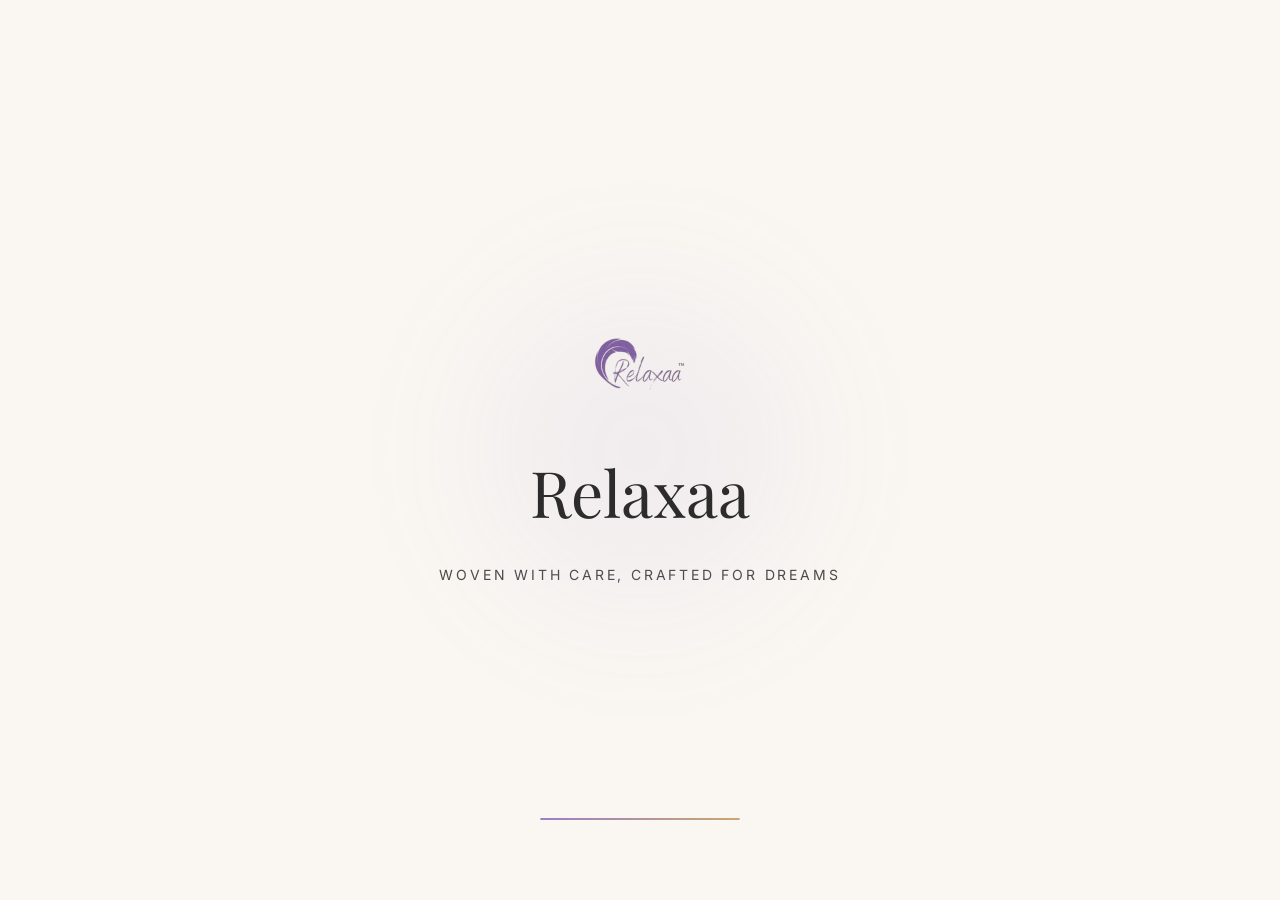
<file: index.html>
<!DOCTYPE html>
<html lang="en">
<head>
  <meta charset="UTF-8">
  <meta name="viewport" content="width=device-width, initial-scale=1.0">
  <title>Relaxaa — Woven with Care, Crafted for Dreams</title>
  <meta name="description" content="Relaxaa Home Textiles - Premium bamboo and cotton bedsheets, Camasi designer shirts, and children's comfort wear. Sustainable luxury for your home and wardrobe.">
  <link rel="stylesheet" href="css/styles.css">
  <style>
    body { overflow: hidden; }
    .splash-particles {
      position: absolute;
      inset: 0;
      overflow: hidden;
    }
    .particle {
      position: absolute;
      width: 4px;
      height: 4px;
      border-radius: 50%;
      background: var(--lavender-light);
      opacity: 0;
    }
    .splash-progress {
      position: absolute;
      bottom: 80px;
      width: 200px;
      height: 2px;
      background: var(--cream-dark);
      border-radius: 2px;
      overflow: hidden;
    }
    .splash-progress-bar {
      height: 100%;
      width: 0;
      background: linear-gradient(90deg, var(--lavender), var(--gold));
      border-radius: 2px;
      animation: progressFill 3s ease-in-out forwards;
    }
    @keyframes progressFill {
      to { width: 100%; }
    }
    @keyframes particleDrift {
      0%   { opacity: 0; transform: translateY(0) scale(0); }
      20%  { opacity: 0.6; transform: translateY(-20px) scale(1); }
      100% { opacity: 0; transform: translateY(-120px) scale(0.3); }
    }
  </style>
</head>
<body>
  <div class="splash-screen" id="splash">
    <!-- Lavender glow orb -->
    <div class="splash-glow"></div>

    <!-- Floating particles -->
    <div class="splash-particles" id="particles"></div>

    <!-- Logo & Brand -->
    <img src="assets/logo-full.jpg" alt="Relaxaa" class="splash-logo" style="width:100px; height:100px; border-radius:50%; object-fit:cover;">
    <div class="splash-title">Relaxaa</div>
    <div class="splash-tagline">Woven with Care, Crafted for Dreams</div>

    <!-- Progress bar -->
    <div class="splash-progress">
      <div class="splash-progress-bar"></div>
    </div>
  </div>

  <script>
    // Generate floating particles
    const particlesContainer = document.getElementById('particles');
    for (let i = 0; i < 30; i++) {
      const p = document.createElement('div');
      p.className = 'particle';
      p.style.left = Math.random() * 100 + '%';
      p.style.top = 40 + Math.random() * 50 + '%';
      p.style.animationDelay = Math.random() * 2 + 's';
      p.style.animation = `particleDrift ${2 + Math.random() * 3}s ease-in-out ${Math.random() * 2}s infinite`;
      particlesContainer.appendChild(p);
    }

    // Redirect after splash
    setTimeout(() => {
      const splash = document.getElementById('splash');
      splash.classList.add('exit');
      setTimeout(() => {
        window.location.href = 'home.html';
      }, 800);
    }, 3200);
  </script>
</body>
</html>
</file>
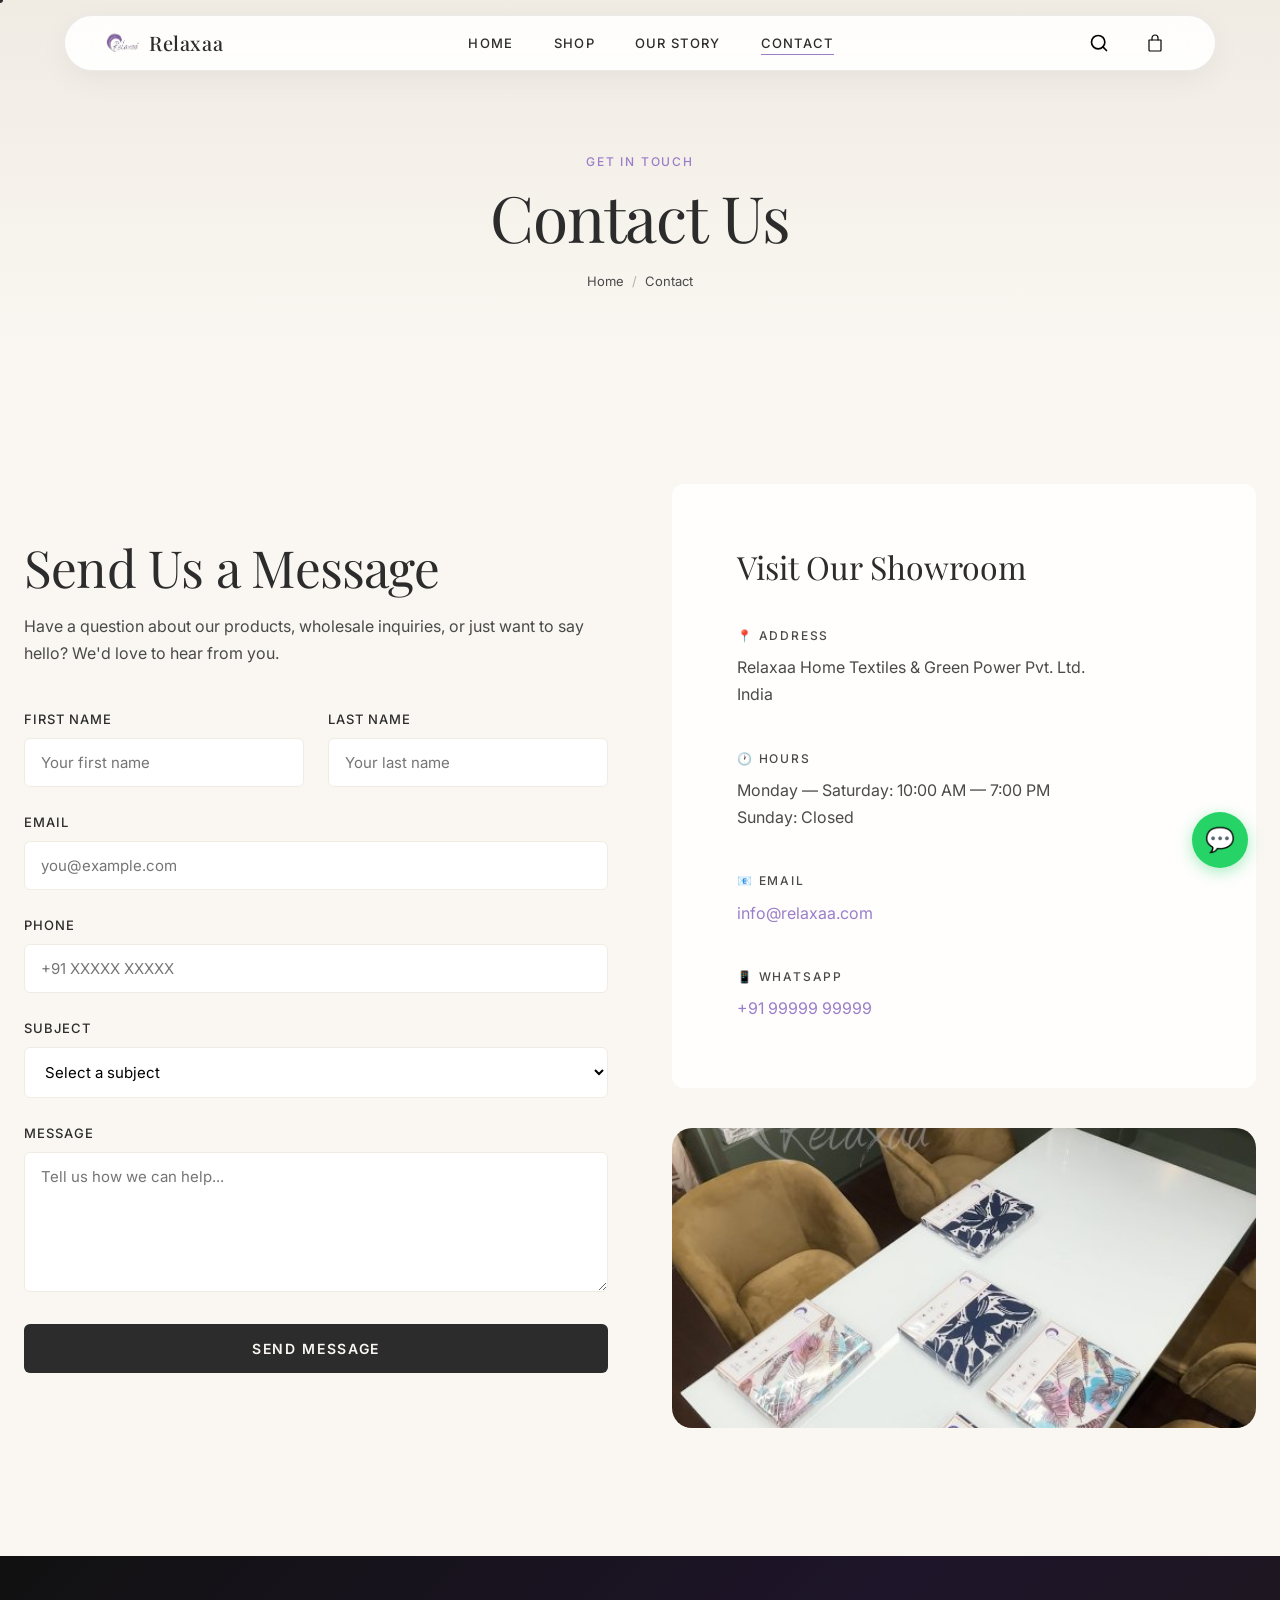
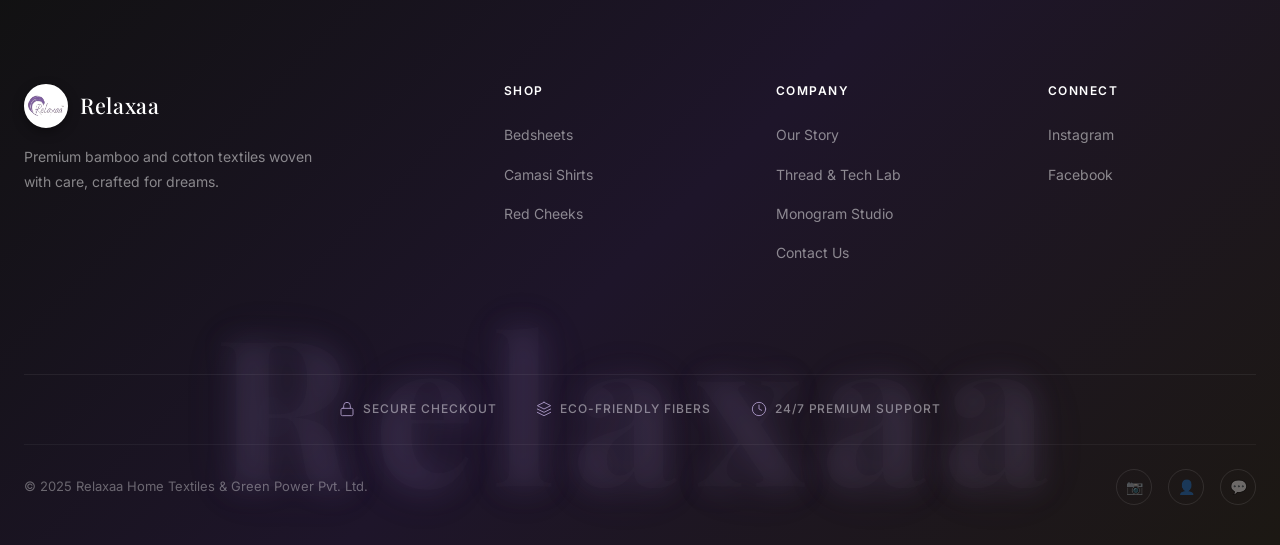
<file: contact.html>
<!DOCTYPE html>
<html lang="en">

<head>
    <meta charset="UTF-8">
    <meta name="viewport" content="width=device-width, initial-scale=1.0">
    <title>Contact — Relaxaa</title>
    <meta name="description"
        content="Get in touch with Relaxaa Home Textiles. Visit our showroom or send us a message.">
    <link rel="stylesheet" href="css/styles.css">
</head>

<body>

    <!-- Navigation -->
    <nav class="navbar scrolled" id="navbar">
        <div class="nav-inner">
            <a href="home.html" class="nav-logo">
                <img src="assets/logo-full.jpg" alt="Relaxaa"
                    style="height:36px;width:36px;border-radius:50%;object-fit:cover;">
                Relaxaa
            </a>
            <ul class="nav-links">
                <li><a href="home.html" class="nav-link">Home</a></li>
                <li><a href="shop.html" class="nav-link">Shop</a></li>
                <li><a href="story.html" class="nav-link">Our Story</a></li>
                <li><a href="contact.html" class="nav-link active">Contact</a></li>
            </ul>
            <div class="nav-actions">
                <button class="nav-action-btn" id="searchToggle" aria-label="Search"
                    onclick="window.location.href='shop.html'">
                    <svg xmlns="http://www.w3.org/2000/svg" width="20" height="20" viewBox="0 0 24 24" fill="none"
                        stroke="currentColor" stroke-width="2" stroke-linecap="round" stroke-linejoin="round">
                        <circle cx="11" cy="11" r="8"></circle>
                        <line x1="21" y1="21" x2="16.65" y2="16.65"></line>
                    </svg>
                </button>
                <button class="nav-action-btn" id="cartToggle" aria-label="Cart">
                    <svg viewBox="0 0 18 18" width="18" height="18" fill="none" stroke="currentColor" stroke-width="1.2" stroke-linecap="round" stroke-linejoin="round">
                        <path d="M3 6h12v10a1 1 0 0 1-1 1H4a1 1 0 0 1-1-1V6z"></path>
                        <path d="M6 6V4a3 3 0 0 1 6 0v2"></path>
                    </svg>
                    <span class="cart-badge" id="cartBadge">0</span>
                </button>
                <div class="hamburger" id="hamburger">
                    <span></span><span></span><span></span>
                </div>
            </div>
        </div>
    </nav>

    <div class="mobile-menu" id="mobileMenu">
        <a href="home.html">Home</a>
        <a href="shop.html">Shop</a>
        <a href="story.html">Our Story</a>
        <a href="contact.html">Contact</a>
    </div>

    <!-- Page Header -->
    <div class="page-header">
        <p class="text-caption">Get in Touch</p>
        <h1>Contact Us</h1>
        <div class="breadcrumb">
            <a href="home.html">Home</a>
            <span class="sep">/</span>
            <span>Contact</span>
        </div>
    </div>

    <!-- Contact Content -->
    <section class="section">
        <div class="container">
            <div class="split-section">
                <!-- Contact Form -->
                <div class="reveal-left">
                    <h2 style="margin-bottom:var(--space-sm);">Send Us a Message</h2>
                    <p style="color:var(--charcoal-light);margin-bottom:var(--space-lg);">Have a question about our
                        products, wholesale inquiries, or just want to say hello? We'd love to hear from you.</p>
                    <form id="contactForm" onsubmit="handleContactSubmit(event)">
                        <div class="form-name-grid">
                            <div class="form-group">
                                <label for="firstName">First Name</label>
                                <input type="text" id="firstName" placeholder="Your first name" required>
                            </div>
                            <div class="form-group">
                                <label for="lastName">Last Name</label>
                                <input type="text" id="lastName" placeholder="Your last name">
                            </div>
                        </div>
                        <div class="form-group">
                            <label for="email">Email</label>
                            <input type="email" id="email" placeholder="you@example.com" required>
                        </div>
                        <div class="form-group">
                            <label for="phone">Phone</label>
                            <input type="tel" id="phone" placeholder="+91 XXXXX XXXXX">
                        </div>
                        <div class="form-group">
                            <label for="subject">Subject</label>
                            <select id="subject"
                                style="width:100%;padding:0.875rem var(--space-sm);border:1.5px solid var(--cream-dark);border-radius:var(--radius-sm);background:var(--white);font-size:0.9375rem;cursor:pointer;">
                                <option value="">Select a subject</option>
                                <option value="product">Product Inquiry</option>
                                <option value="wholesale">Wholesale / Bulk Orders</option>
                                <option value="collaboration">Collaboration</option>
                                <option value="feedback">Feedback</option>
                                <option value="other">Other</option>
                            </select>
                        </div>
                        <div class="form-group">
                            <label for="message">Message</label>
                            <textarea id="message" placeholder="Tell us how we can help..." required></textarea>
                        </div>
                        <button type="submit" class="btn btn-primary" style="width:100%;">Send Message</button>
                    </form>
                    <div id="formSuccess" style="display:none;text-align:center;padding:var(--space-xl) 0;">
                        <div style="font-size:3rem;margin-bottom:var(--space-sm);">✨</div>
                        <h3>Message Sent!</h3>
                        <p style="color:var(--charcoal-light);margin-top:0.5rem;">We'll get back to you within 24 hours.
                        </p>
                    </div>
                </div>

                <!-- Contact Info -->
                <div class="reveal-right">
                    <div class="glass-panel" style="padding:var(--space-xl);margin-bottom:var(--space-lg);">
                        <h3 style="margin-bottom:var(--space-lg);">Visit Our Showroom</h3>
                        <div style="margin-bottom:var(--space-lg);">
                            <p class="text-caption" style="margin-bottom:0.5rem;">📍 Address</p>
                            <p style="color:var(--charcoal-light);">Relaxaa Home Textiles & Green Power Pvt.
                                Ltd.<br>India</p>
                        </div>
                        <div style="margin-bottom:var(--space-lg);">
                            <p class="text-caption" style="margin-bottom:0.5rem;">🕐 Hours</p>
                            <p style="color:var(--charcoal-light);">Monday — Saturday: 10:00 AM — 7:00 PM<br>Sunday:
                                Closed</p>
                        </div>
                        <div style="margin-bottom:var(--space-lg);">
                            <p class="text-caption" style="margin-bottom:0.5rem;">📧 Email</p>
                            <a href="mailto:info@relaxaa.com" style="color:var(--lavender);">info@relaxaa.com</a>
                        </div>
                        <div>
                            <p class="text-caption" style="margin-bottom:0.5rem;">📱 WhatsApp</p>
                            <a href="https://wa.me/919999999999" style="color:var(--lavender);">+91 99999 99999</a>
                        </div>
                    </div>

                    <!-- Showroom Image -->
                    <div style="border-radius:var(--radius-lg);overflow:hidden;">
                        <img src="assets/showroom.jpg" alt="Relaxaa Showroom"
                            style="width:100%;height:300px;object-fit:cover;">
                    </div>
                </div>
            </div>
        </div>
    </section>

    <!-- Footer -->
    <footer class="site-footer">
        <div class="container">
            <div class="footer-grid">
                <div class="footer-brand">
                    <div class="nav-logo" style="color:var(--white);margin-bottom:var(--space-sm);">
                        <img src="assets/logo-full.jpg" alt="Relaxaa"
                            style="height:32px;width:32px;border-radius:50%;object-fit:cover;">
                        Relaxaa
                    </div>
                    <p>Premium bamboo and cotton textiles woven with care, crafted for dreams.</p>
                </div>
                <div>
                    <h4 class="footer-heading">Shop</h4>
                    <ul class="footer-links">
                        <li><a href="shop.html?category=bedsheets">Bedsheets</a></li>
                        <li><a href="shop.html?category=camasi">Camasi Shirts</a></li>
                        <li><a href="shop.html?category=redcheeks">Red Cheeks</a></li>
                    </ul>
                </div>
                <div>
                    <h4 class="footer-heading">Company</h4>
                    <ul class="footer-links">
                        <li><a href="story.html">Our Story</a></li>
                        <li><a href="science.html">Thread & Tech Lab</a></li>
                        <li><a href="personalize.html">Monogram Studio</a></li>
                        <li><a href="contact.html">Contact Us</a></li>
                    </ul>
                </div>
                <div>
                    <h4 class="footer-heading">Connect</h4>
                    <ul class="footer-links">
                        <li><a href="https://www.instagram.com/relaxaa.in?igsh=Ym04Z2toc3hxOWJ6" target="_blank">Instagram</a></li>
                        <li><a href="#">Facebook</a></li>
                    </ul>
                </div>
            </div>

            <!-- Trust Badges Strip -->
            <div class="trust-badge-strip">
                <div class="trust-badge-item">
                    <svg viewBox="0 0 24 24" width="16" height="16" fill="none" stroke="currentColor" stroke-width="1.5" stroke-linecap="round" stroke-linejoin="round">
                        <rect x="3" y="11" width="18" height="11" rx="2" ry="2"></rect>
                        <path d="M7 11V7a5 5 0 0 1 10 0v4"></path>
                    </svg>
                    Secure Checkout
                </div>
                <div class="trust-badge-item">
                    <svg viewBox="0 0 24 24" width="16" height="16" fill="none" stroke="currentColor" stroke-width="1.5" stroke-linecap="round" stroke-linejoin="round">
                        <path d="M12 2L2 7l10 5 10-5-10-5zM2 17l10 5 10-5M2 12l10 5 10-5"></path>
                    </svg>
                    Eco-Friendly Fibers
                </div>
                <div class="trust-badge-item">
                    <svg viewBox="0 0 24 24" width="16" height="16" fill="none" stroke="currentColor" stroke-width="1.5" stroke-linecap="round" stroke-linejoin="round">
                        <circle cx="12" cy="12" r="10"></circle>
                        <polyline points="12 6 12 12 16 14"></polyline>
                    </svg>
                    24/7 Premium Support
                </div>
            </div>

            <div class="footer-bottom">
                <span>© 2025 Relaxaa Home Textiles & Green Power Pvt. Ltd.</span>
                <div class="footer-socials">
                    <a href="https://www.instagram.com/relaxaa.in?igsh=Ym04Z2toc3hxOWJ6" target="_blank">📷</a>
                    <a href="#">👤</a>
                    <a href="#">💬</a>
                </div>
            </div>
        </div>
    </footer>

    <!-- Cart Sidebar -->
    <div class="cart-overlay" id="cartOverlay"></div>
    <aside class="cart-sidebar" id="cartSidebar">
        <div class="cart-header">
            <h3>Your Cart</h3><button class="cart-close" id="cartClose">✕</button>
        </div>
        <div class="cart-items" id="cartItems">
            <div class="cart-empty">
                <div class="cart-empty-icon">🛒</div>
                <p>Your cart is empty</p>
            </div>
        </div>
        <div class="cart-footer" id="cartFooter" style="display:none;">
            <div class="cart-total"><span>Total</span><span id="cartTotal">₹0</span></div><button
                class="btn btn-primary" style="width:100%;">Checkout</button>
        </div>
    </aside>

    <a href="https://wa.me/919999999999" class="whatsapp-float" target="_blank">💬</a>

    <script src="js/main.js"></script>
    <script src="js/cart.js"></script>
    <script>
        function handleContactSubmit(e) {
            e.preventDefault();
            const form = document.getElementById('contactForm');
            const success = document.getElementById('formSuccess');
            form.style.display = 'none';
            success.style.display = 'block';
        }
    </script>
</body>

</html>
</file>
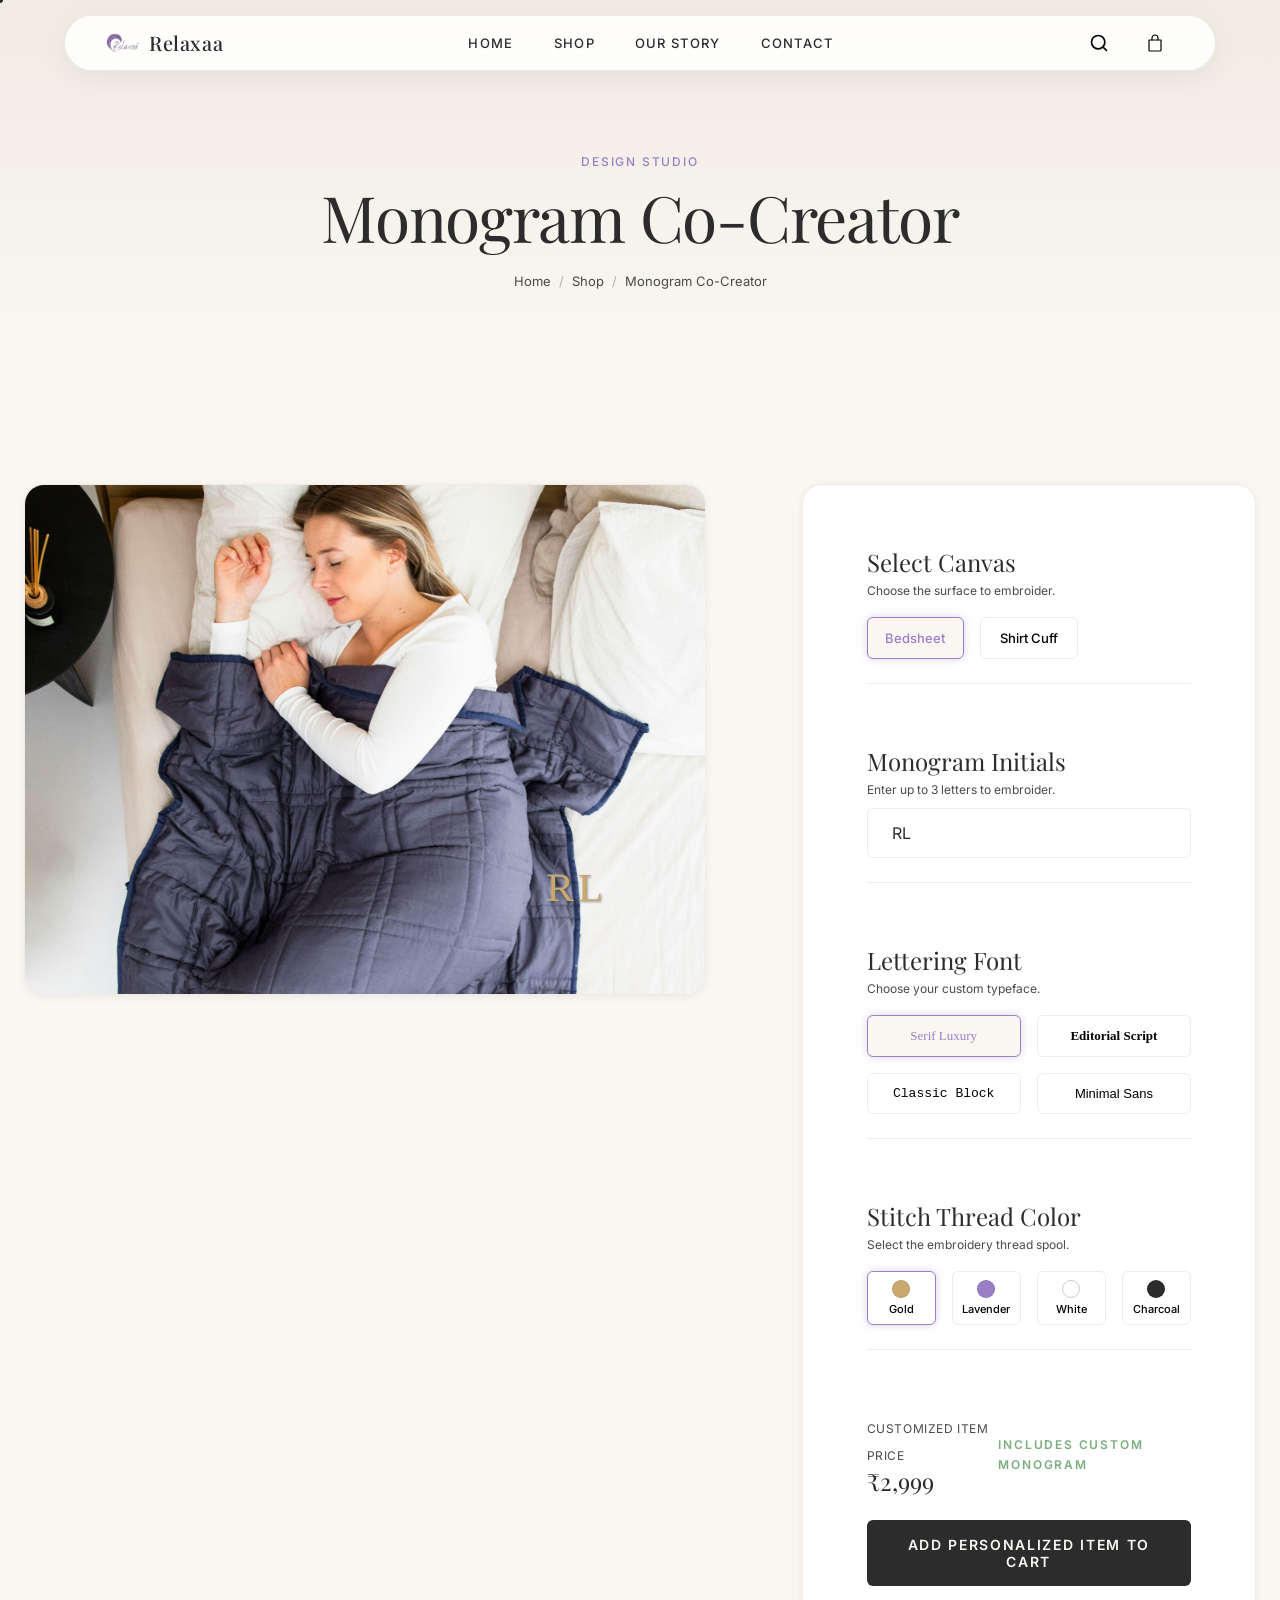
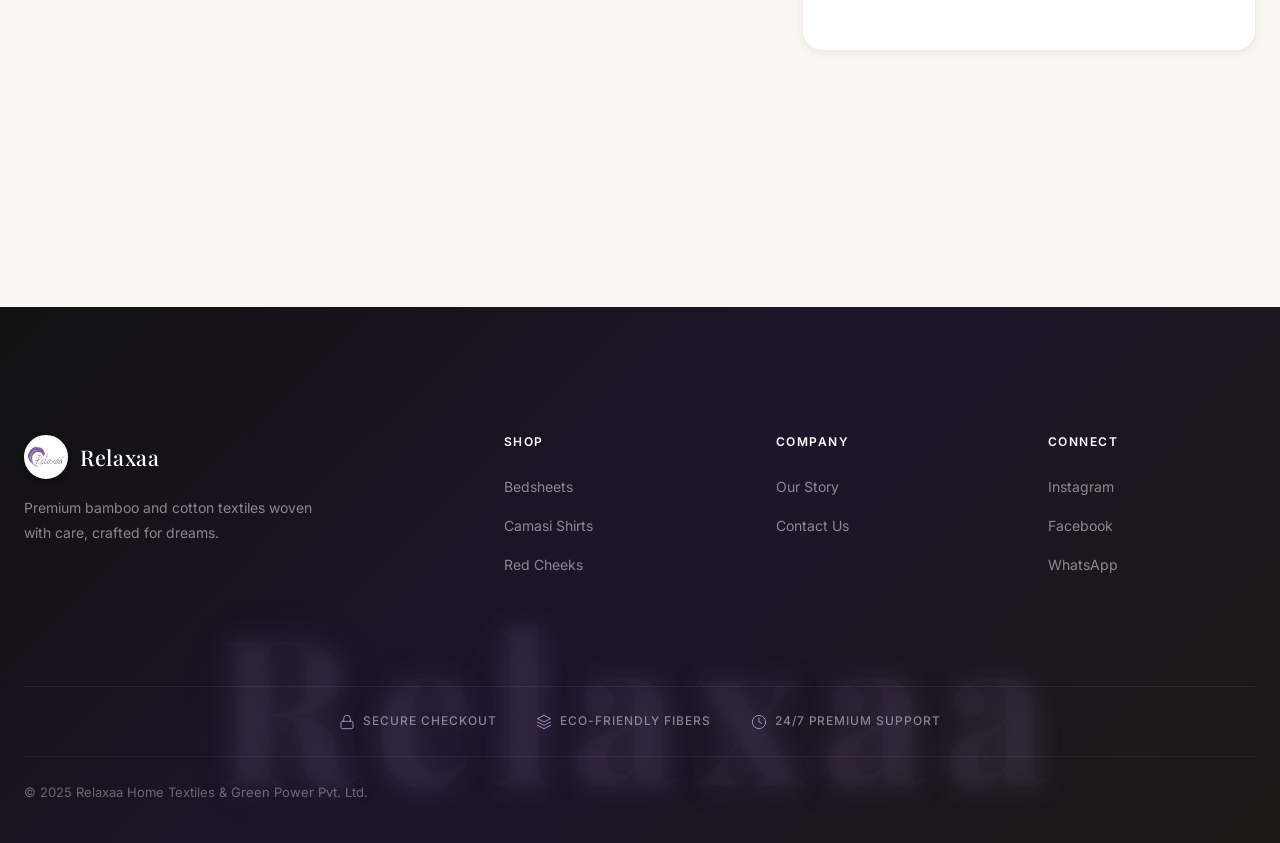
<file: personalize.html>
<!DOCTYPE html>
<html lang="en">

<head>
    <meta charset="UTF-8">
    <meta name="viewport" content="width=device-width, initial-scale=1.0">
    <title>Monogram Co-Creator — Relaxaa</title>
    <meta name="description"
        content="Personalize your premium Relaxaa bamboo textiles with our interactive Monogram Co-Creator studio. Custom embroidery to order.">
    <link rel="stylesheet" href="css/styles.css">
    <style>
        /* Customizer Studio Layout */
        .studio-container {
            display: grid;
            grid-template-columns: 1.2fr 0.8fr;
            gap: var(--space-2xl);
            align-items: start;
            margin-bottom: var(--space-3xl);
        }

        @media (max-width: 992px) {
            .studio-container {
                grid-template-columns: 1fr;
                gap: var(--space-xl);
            }
        }

        /* Preview Canvas */
        .preview-canvas-wrapper {
            position: sticky;
            top: calc(var(--nav-height) + var(--space-md));
            background: var(--white);
            border: 1px solid var(--cream-dark);
            border-radius: var(--radius-lg);
            overflow: hidden;
            aspect-ratio: 4/3;
            display: flex;
            align-items: center;
            justify-content: center;
            box-shadow: var(--shadow-sm);
        }

        .preview-canvas {
            position: relative;
            width: 100%;
            height: 100%;
            background-size: cover;
            background-position: center;
            background-image: url('bedsheets/slaapwijsheid-nl-miuVm8c557M-unsplash.jpg');
            transition: background-image var(--duration-normal) var(--ease-out);
        }

        /* SVG Thread Overlay */
        .monogram-overlay-svg {
            position: absolute;
            inset: 0;
            width: 100%;
            height: 100%;
            pointer-events: none;
            z-index: 5;
        }

        .monogram-text-element {
            filter: drop-shadow(1px 1px 1px rgba(0, 0, 0, 0.45)) drop-shadow(-0.5px -0.5px 0.5px rgba(255, 255, 255, 0.35));
            letter-spacing: 0.1em;
            transition: fill var(--duration-normal) var(--ease-out), font-family var(--duration-normal) var(--ease-out);
        }

        /* Customizer Config Dashboard */
        .config-card {
            background: var(--white);
            border: 1px solid var(--cream-dark);
            border-radius: var(--radius-lg);
            padding: var(--space-xl);
            box-shadow: var(--shadow-sm);
        }

        .config-section {
            margin-bottom: var(--space-xl);
            padding-bottom: var(--space-md);
            border-bottom: 1px solid var(--cream-dark);
        }

        .config-section:last-child {
            border-bottom: none;
            margin-bottom: 0;
            padding-bottom: 0;
        }

        .option-grid {
            display: grid;
            grid-template-columns: repeat(auto-fill, minmax(80px, 1fr));
            gap: var(--space-sm);
            margin-top: var(--space-sm);
        }

        .option-btn {
            background: var(--white);
            border: 1.5px solid var(--cream-dark);
            border-radius: var(--radius-sm);
            padding: 0.75rem var(--space-xs);
            font-size: 0.8125rem;
            cursor: pointer;
            text-align: center;
            transition: all var(--duration-fast) var(--ease-out);
            font-weight: 500;
        }

        .option-btn:hover {
            border-color: var(--lavender-light);
            background: var(--cream);
        }

        .option-btn.active {
            border-color: var(--lavender);
            background: var(--cream);
            color: var(--lavender);
            box-shadow: 0 0 8px var(--lavender-glow);
        }

        /* Color Options specific */
        .color-dot-btn {
            background: var(--white);
            border: 1.5px solid var(--cream-dark);
            border-radius: var(--radius-sm);
            padding: 0.5rem;
            cursor: pointer;
            display: flex;
            flex-direction: column;
            align-items: center;
            gap: 4px;
            font-size: 0.6875rem;
            font-weight: 500;
            transition: all var(--duration-fast) var(--ease-out);
        }

        .color-dot-btn .dot-preview {
            width: 18px;
            height: 18px;
            border-radius: 50%;
            border: 1px solid rgba(0, 0, 0, 0.1);
        }

        .color-dot-btn.active {
            border-color: var(--lavender);
            box-shadow: 0 0 8px var(--lavender-glow);
        }

        .text-input-field {
            width: 100%;
            padding: 0.875rem var(--space-md);
            border: 1.5px solid var(--cream-dark);
            border-radius: var(--radius-sm);
            font-size: 1rem;
            font-family: inherit;
            color: var(--charcoal);
            text-transform: uppercase;
            outline: none;
            transition: border-color var(--duration-fast) var(--ease-out);
        }

        .text-input-field:focus {
            border-color: var(--lavender);
        }
    </style>
</head>

<body>

    <!-- Navigation -->
    <nav class="navbar scrolled" id="navbar">
        <div class="nav-inner">
            <a href="home.html" class="nav-logo">
                <img src="assets/logo-full.jpg" alt="Relaxaa">
                Relaxaa
            </a>
            <ul class="nav-links">
                <li><a href="home.html" class="nav-link">Home</a></li>
                <li><a href="shop.html" class="nav-link">Shop</a></li>
                <li><a href="story.html" class="nav-link">Our Story</a></li>
                <li><a href="contact.html" class="nav-link">Contact</a></li>
            </ul>
            <div class="nav-actions">
                <button class="nav-action-btn" id="searchToggle" aria-label="Search"
                    onclick="window.location.href='shop.html'">
                    <svg xmlns="http://www.w3.org/2000/svg" width="20" height="20" viewBox="0 0 24 24" fill="none"
                        stroke="currentColor" stroke-width="2" stroke-linecap="round" stroke-linejoin="round">
                        <circle cx="11" cy="11" r="8"></circle>
                        <line x1="21" y1="21" x2="16.65" y2="16.65"></line>
                    </svg>
                </button>
                <button class="nav-action-btn" id="cartToggle" aria-label="Cart">
                    <svg viewBox="0 0 18 18" width="18" height="18" fill="none" stroke="currentColor" stroke-width="1.2" stroke-linecap="round" stroke-linejoin="round">
                        <path d="M3 6h12v10a1 1 0 0 1-1 1H4a1 1 0 0 1-1-1V6z"></path>
                        <path d="M6 6V4a3 3 0 0 1 6 0v2"></path>
                    </svg>
                    <span class="cart-badge" id="cartBadge">0</span>
                </button>
                <div class="hamburger" id="hamburger">
                    <span></span><span></span><span></span>
                </div>
            </div>
        </div>
    </nav>

    <div class="mobile-menu" id="mobileMenu">
        <a href="home.html">Home</a>
        <a href="shop.html">Shop</a>
        <a href="story.html">Our Story</a>
        <a href="contact.html">Contact</a>
    </div>

    <!-- Page Header -->
    <div class="page-header">
        <p class="text-caption">Design Studio</p>
        <h1>Monogram Co-Creator</h1>
        <div class="breadcrumb">
            <a href="home.html">Home</a>
            <span class="sep">/</span>
            <a href="shop.html">Shop</a>
            <span class="sep">/</span>
            <span>Monogram Co-Creator</span>
        </div>
    </div>

    <!-- Customizer Studio -->
    <section class="section">
        <div class="container">
            <div class="studio-container">
                <!-- Left: Preview Canvas -->
                <div class="reveal-left">
                    <div class="preview-canvas-wrapper">
                        <div class="preview-canvas" id="productCanvas">
                            <svg class="monogram-overlay-svg" viewBox="0 0 800 600" xmlns="http://www.w3.org/2000/svg">
                                <!-- Monogram text coordinates mapped dynamically: 
                                     Bedsheet: x=650, y=490, font-size=48
                                     Shirt (Cuff): x=400, y=360, font-size=30
                                -->
                                <text id="canvasMonogramText" class="monogram-text-element" x="650" y="490"
                                    font-size="48" font-family="Georgia" font-weight="normal" fill="#C9A96E"
                                    text-anchor="middle">RL</text>
                            </svg>
                        </div>
                    </div>
                </div>

                <!-- Right: Config Dashboard -->
                <div class="reveal-right">
                    <div class="config-card">
                        <!-- Product Selection -->
                        <div class="config-section">
                            <h4 style="margin-bottom:0.25rem;">Select Canvas</h4>
                            <p class="text-xs" style="color:var(--charcoal-light);">Choose the surface to embroider.</p>
                            <div class="option-grid">
                                <button class="option-btn active" data-product-id="101"
                                    data-bg="bedsheets/slaapwijsheid-nl-miuVm8c557M-unsplash.jpg" data-pos-x="650"
                                    data-pos-y="490" data-size="48" data-price="2999"
                                    data-name="Bedsheet (Custom Monogram)">Bedsheet</button>
                                <button class="option-btn" data-product-id="102"
                                    data-bg="shirts/annie-spratt-jXfpruvSHKk-unsplash.jpg" data-pos-x="400"
                                    data-pos-y="300" data-size="34" data-price="2499"
                                    data-name="Camasi Shirt (Custom Monogram)">Shirt Cuff</button>
                            </div>
                        </div>

                        <!-- Initials Input -->
                        <div class="config-section">
                            <h4 style="margin-bottom:0.25rem;">Monogram Initials</h4>
                            <p class="text-xs" style="color:var(--charcoal-light);margin-bottom:0.5rem;">Enter up to 3
                                letters to embroider.</p>
                            <input type="text" class="text-input-field" id="monogramInput" maxlength="3" value="RL"
                                placeholder="E.g. AM">
                        </div>

                        <!-- Font Selection -->
                        <div class="config-section">
                            <h4 style="margin-bottom:0.25rem;">Lettering Font</h4>
                            <p class="text-xs" style="color:var(--charcoal-light);">Choose your custom typeface.</p>
                            <div class="option-grid" style="grid-template-columns:1fr 1fr;">
                                <button class="option-btn active" data-font="Georgia"
                                    style="font-family: Georgia;">Serif Luxury</button>
                                <button class="option-btn" data-font="'Cormorant Garamond'"
                                    style="font-family: 'Cormorant Garamond'; font-weight:600;">Editorial
                                    Script</button>
                                <button class="option-btn" data-font="Courier New"
                                    style="font-family: monospace;">Classic Block</button>
                                <button class="option-btn" data-font="'Inter'" style="font-family: sans-serif;">Minimal
                                    Sans</button>
                            </div>
                        </div>

                        <!-- Thread Color Selection -->
                        <div class="config-section">
                            <h4 style="margin-bottom:0.25rem;">Stitch Thread Color</h4>
                            <p class="text-xs" style="color:var(--charcoal-light);">Select the embroidery thread spool.
                            </p>
                            <div class="option-grid" style="grid-template-columns: repeat(4, 1fr);">
                                <button class="color-dot-btn active" data-color="#C9A96E" data-color-name="Gold">
                                    <div class="dot-preview" style="background:#C9A96E;"></div>
                                    <span>Gold</span>
                                </button>
                                <button class="color-dot-btn" data-color="#9B7EC8" data-color-name="Lavender">
                                    <div class="dot-preview" style="background:#9B7EC8;"></div>
                                    <span>Lavender</span>
                                </button>
                                <button class="color-dot-btn" data-color="#FFFFFF" data-color-name="White">
                                    <div class="dot-preview" style="background:#FFFFFF; border:1px solid #ccc;"></div>
                                    <span>White</span>
                                </button>
                                <button class="color-dot-btn" data-color="#2C2C2C" data-color-name="Charcoal">
                                    <div class="dot-preview" style="background:#2C2C2C;"></div>
                                    <span>Charcoal</span>
                                </button>
                            </div>
                        </div>

                        <!-- Totals & Checkout -->
                        <div class="config-section" style="border-bottom:none;">
                            <div
                                style="display:flex;justify-content:space-between;align-items:center;margin-bottom:var(--space-md);">
                                <div>
                                    <span
                                        style="font-size:0.75rem;text-transform:uppercase;letter-spacing:0.05em;color:var(--charcoal-light);">Customized
                                        Item Price</span>
                                    <h4 style="font-size:1.5rem;color:var(--charcoal);" id="previewPrice">₹2,999</h4>
                                </div>
                                <span class="text-caption" style="color:var(--bamboo-green);font-weight:600;">Includes
                                    Custom Monogram</span>
                            </div>
                            <button class="btn btn-primary" id="addToCartPersonalized" style="width:100%;">Add
                                Personalized Item to Cart</button>
                        </div>
                    </div>
                </div>
            </div>
        </div>
    </section>

    <!-- Footer -->
    <footer class="site-footer">
        <div class="container">
            <div class="footer-grid">
                <div class="footer-brand">
                    <div class="nav-logo" style="color:var(--white);margin-bottom:var(--space-sm);">
                        <img src="assets/logo-full.jpg" alt="Relaxaa"
                            style="height:32px;width:32px;border-radius:50%;object-fit:cover;">
                        Relaxaa
                    </div>
                    <p>Premium bamboo and cotton textiles woven with care, crafted for dreams.</p>
                </div>
                <div>
                    <h4 class="footer-heading">Shop</h4>
                    <ul class="footer-links">
                        <li><a href="shop.html?category=bedsheets">Bedsheets</a></li>
                        <li><a href="shop.html?category=camasi">Camasi Shirts</a></li>
                        <li><a href="shop.html?category=redcheeks">Red Cheeks</a></li>
                    </ul>
                </div>
                <div>
                    <h4 class="footer-heading">Company</h4>
                    <ul class="footer-links">
                        <li><a href="story.html">Our Story</a></li>
                        <li><a href="contact.html">Contact Us</a></li>
                    </ul>
                </div>
                <div>
                    <h4 class="footer-heading">Connect</h4>
                    <ul class="footer-links">
                        <li><a href="https://www.instagram.com/relaxaa.in?igsh=Ym04Z2toc3hxOWJ6" target="_blank">Instagram</a></li>
                        <li><a href="#">Facebook</a></li>
                        <li><a href="#">WhatsApp</a></li>
                    </ul>
                </div>
            </div>

            <!-- Trust Badges Strip -->
            <div class="trust-badge-strip">
                <div class="trust-badge-item">
                    <svg viewBox="0 0 24 24" width="16" height="16" fill="none" stroke="currentColor" stroke-width="1.5" stroke-linecap="round" stroke-linejoin="round">
                        <rect x="3" y="11" width="18" height="11" rx="2" ry="2"></rect>
                        <path d="M7 11V7a5 5 0 0 1 10 0v4"></path>
                    </svg>
                    Secure Checkout
                </div>
                <div class="trust-badge-item">
                    <svg viewBox="0 0 24 24" width="16" height="16" fill="none" stroke="currentColor" stroke-width="1.5" stroke-linecap="round" stroke-linejoin="round">
                        <path d="M12 2L2 7l10 5 10-5-10-5zM2 17l10 5 10-5M2 12l10 5 10-5"></path>
                    </svg>
                    Eco-Friendly Fibers
                </div>
                <div class="trust-badge-item">
                    <svg viewBox="0 0 24 24" width="16" height="16" fill="none" stroke="currentColor" stroke-width="1.5" stroke-linecap="round" stroke-linejoin="round">
                        <circle cx="12" cy="12" r="10"></circle>
                        <polyline points="12 6 12 12 16 14"></polyline>
                    </svg>
                    24/7 Premium Support
                </div>
            </div>

            <div class="footer-bottom">
                <span>© 2025 Relaxaa Home Textiles & Green Power Pvt. Ltd.</span>
            </div>
        </div>
    </footer>

    <!-- Cart Sidebar -->
    <div class="cart-overlay" id="cartOverlay"></div>
    <aside class="cart-sidebar" id="cartSidebar">
        <div class="cart-header">
            <h3>Your Cart</h3><button class="cart-close" id="cartClose">✕</button>
        </div>
        <div class="cart-items" id="cartItems">
            <div class="cart-empty">
                <div class="cart-empty-icon">🛒</div>
                <p>Your cart is empty</p>
            </div>
        </div>
        <div class="cart-footer" id="cartFooter" style="display:none;">
            <div class="cart-total"><span>Total</span><span id="cartTotal">₹0</span></div><button
                class="btn btn-primary" style="width:100%;">Checkout</button>
        </div>
    </aside>

    <script src="js/main.js"></script>
    <script src="js/cart.js"></script>
    <script src="js/personalize.js"></script>
</body>

</html>
</file>
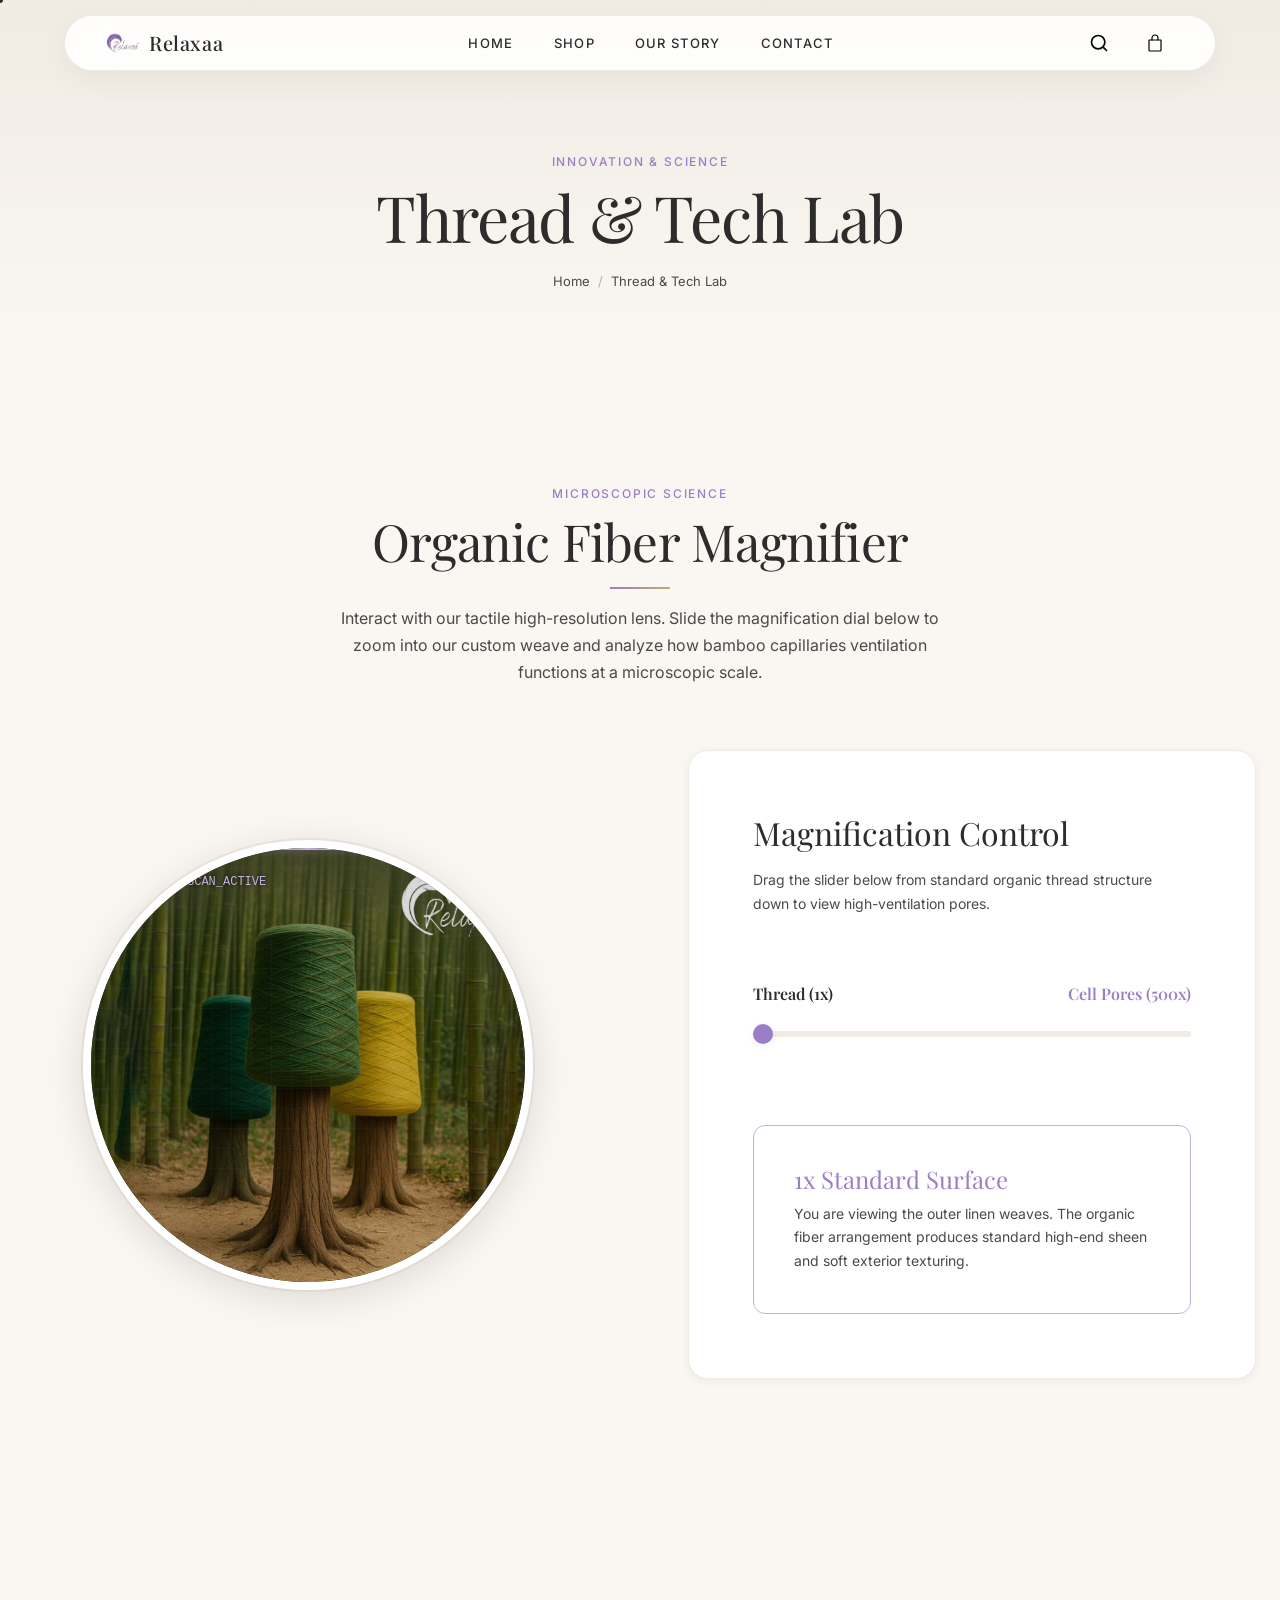
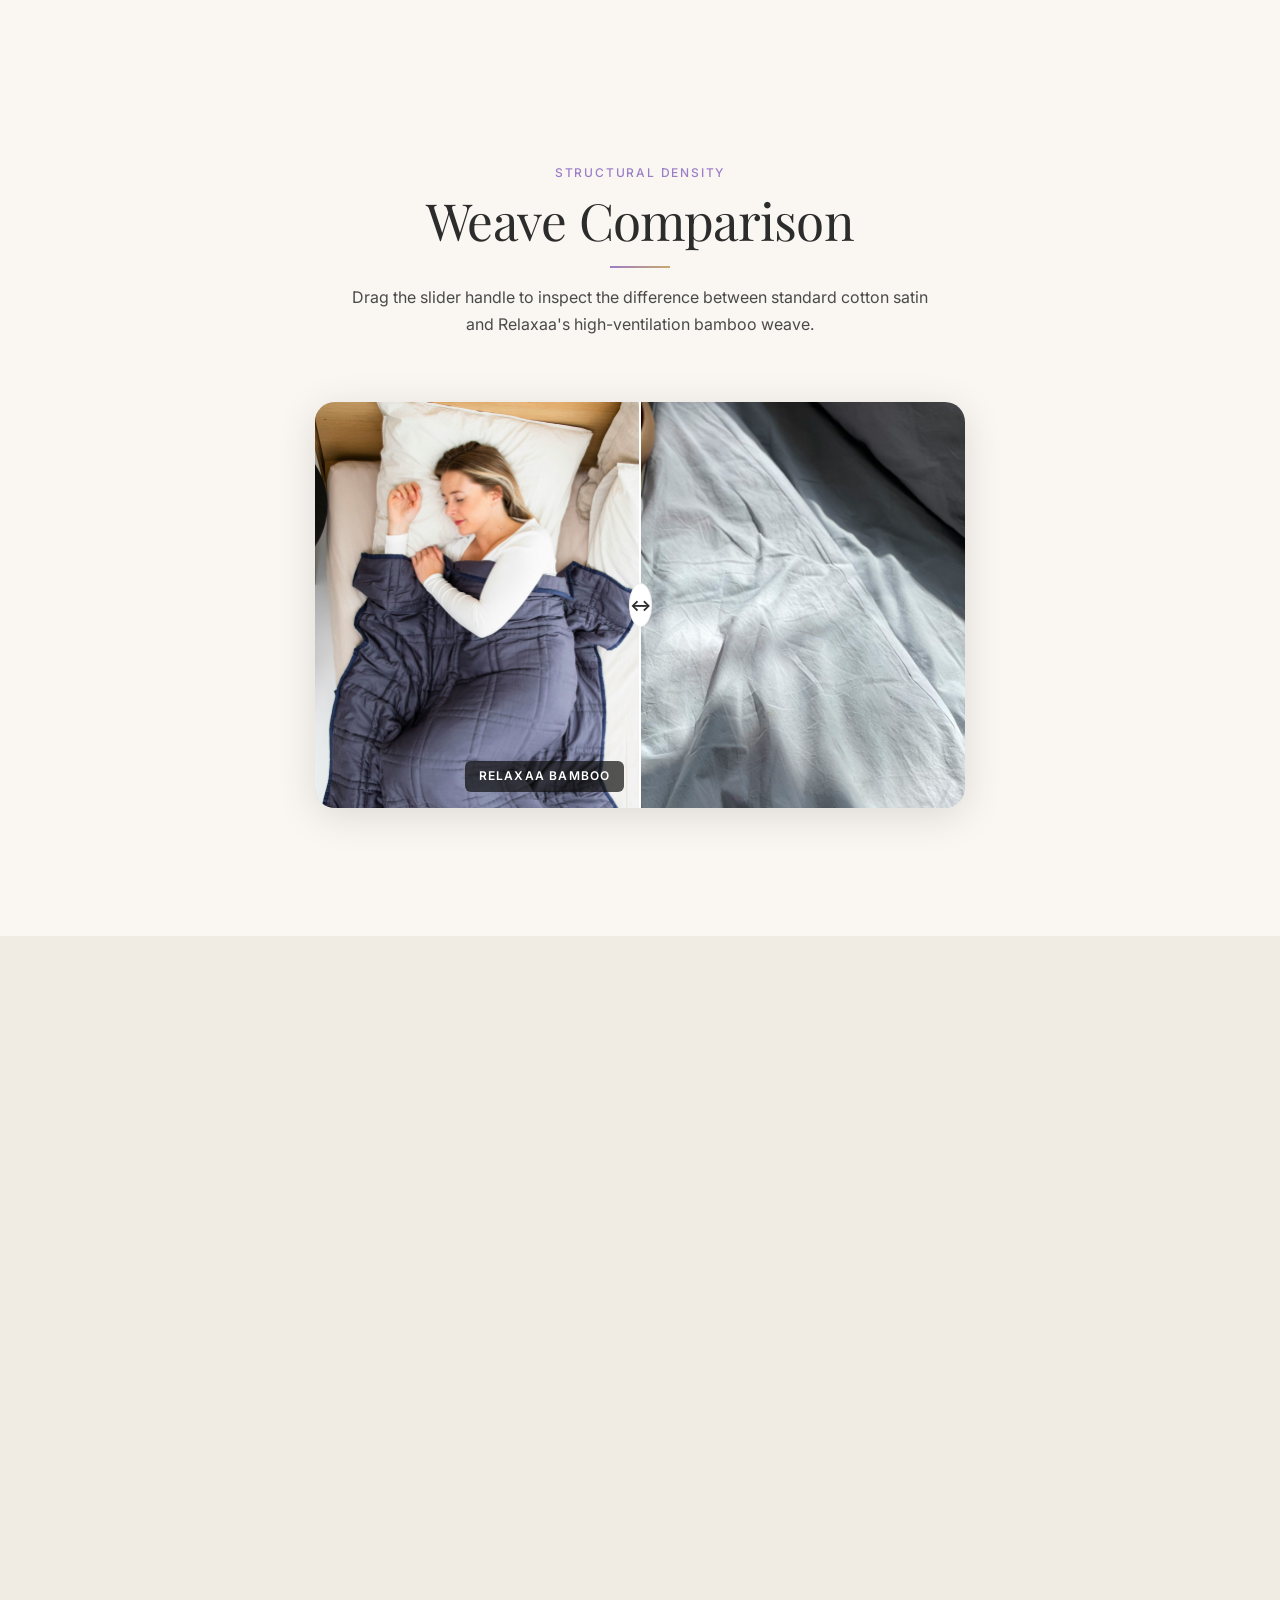
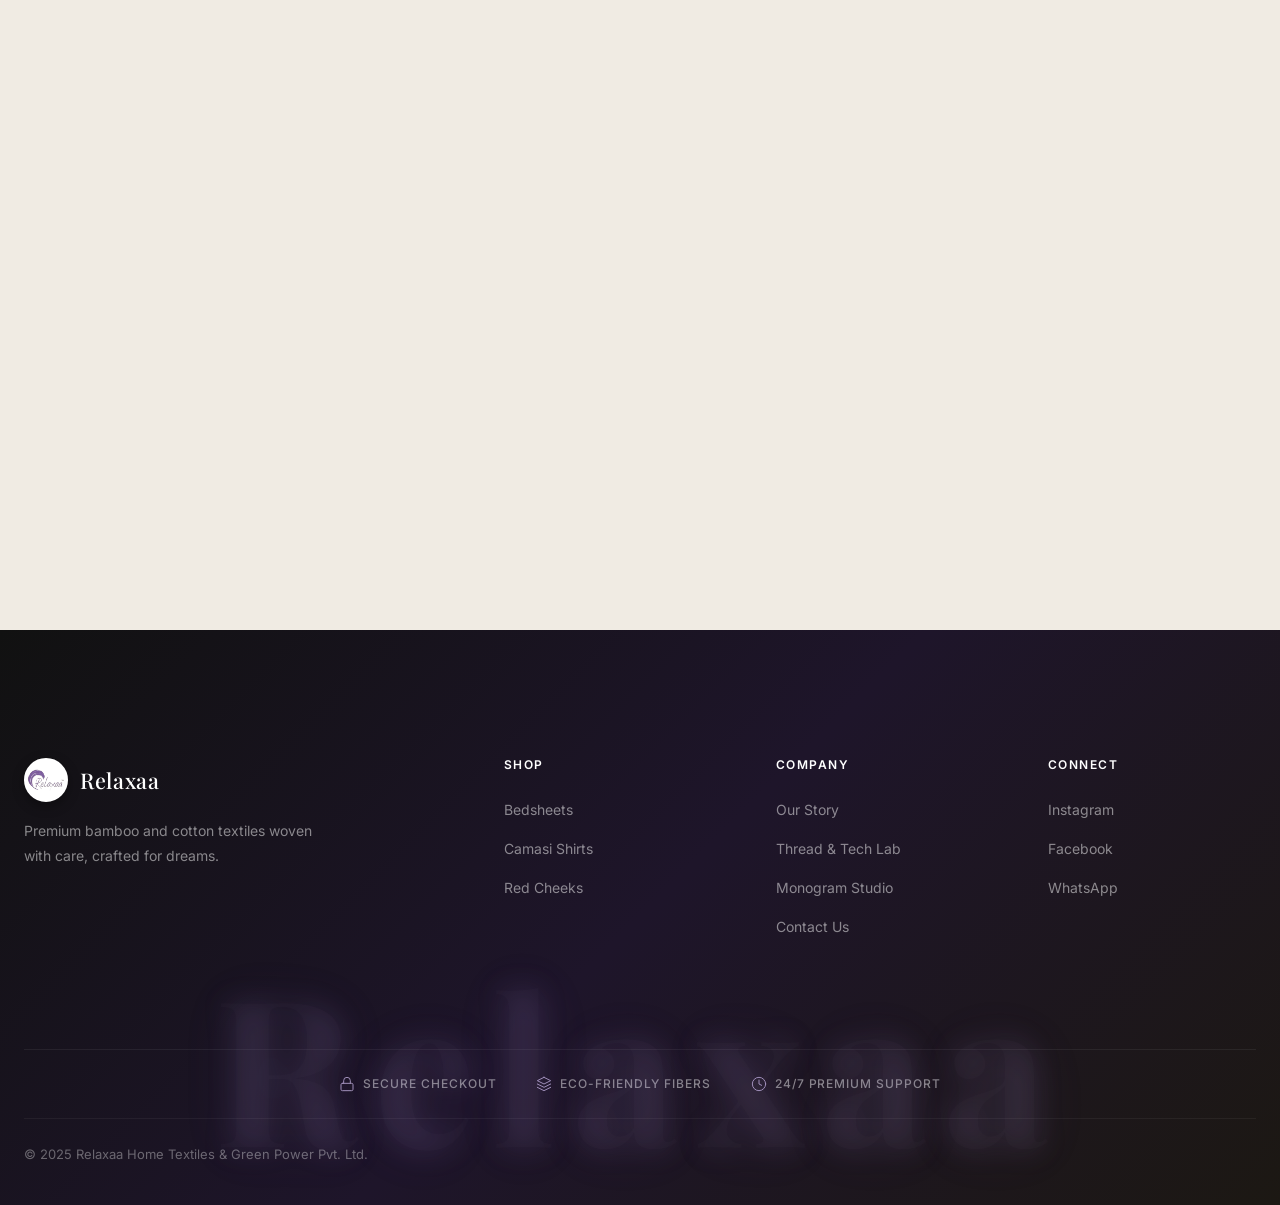
<file: science.html>
<!DOCTYPE html>
<html lang="en">

<head>
    <meta charset="UTF-8">
    <meta name="viewport" content="width=device-width, initial-scale=1.0">
    <title>Thread & Tech Lab — Relaxaa</title>
    <meta name="description"
        content="Relaxaa Thread & Tech Lab — explore the microscopic science and ecological technology behind our cooling bamboo textiles.">
    <link rel="stylesheet" href="css/styles.css">
    <style>
        /* Lab Specific Styles */
        .lab-container {
            display: grid;
            grid-template-columns: 1fr 1fr;
            gap: var(--space-2xl);
            align-items: center;
            margin-bottom: var(--space-3xl);
        }

        @media (max-width: 992px) {
            .lab-container {
                grid-template-columns: 1fr;
                gap: var(--space-xl);
            }
        }

        /* Magnification View */
        .micro-scope-wrapper {
            position: relative;
            width: 100%;
            aspect-ratio: 1;
            max-width: 450px;
            margin: 0 auto;
            border-radius: 50%;
            border: 8px solid var(--white);
            box-shadow: var(--shadow-lg), 0 0 0 2px var(--cream-dark);
            overflow: hidden;
            background: #0d0d0d;
        }

        .micro-view {
            width: 100%;
            height: 100%;
            object-fit: cover;
            transition: transform var(--duration-slow) var(--ease-smooth);
            will-change: transform;
            opacity: 0.85;
        }

        .micro-grid {
            position: absolute;
            inset: 0;
            background-image:
                linear-gradient(rgba(155, 126, 200, 0.05) 1px, transparent 1px),
                linear-gradient(90deg, rgba(155, 126, 200, 0.05) 1px, transparent 1px);
            background-size: 20px 20px;
            pointer-events: none;
            z-index: 2;
        }

        .scope-ui-overlay {
            position: absolute;
            inset: 0;
            display: flex;
            flex-direction: column;
            justify-content: space-between;
            padding: var(--space-md);
            pointer-events: none;
            z-index: 3;
            font-family: monospace;
            font-size: 0.75rem;
            color: var(--lavender-light);
            text-shadow: 0 0 4px rgba(0, 0, 0, 0.8);
        }

        .scanner-bar {
            position: absolute;
            left: 0;
            width: 100%;
            height: 2px;
            background: linear-gradient(90deg, transparent, var(--lavender-light), transparent);
            box-shadow: 0 0 8px var(--lavender);
            animation: scan 4s linear infinite;
            z-index: 4;
            pointer-events: none;
        }

        @keyframes scan {
            0% {
                top: 0%;
            }

            50% {
                top: 100%;
            }

            100% {
                top: 0%;
            }
        }

        /* Range Slider Styling */
        .slider-control-card {
            background: var(--white);
            border: 1px solid var(--cream-dark);
            border-radius: var(--radius-lg);
            padding: var(--space-xl);
            box-shadow: var(--shadow-sm);
        }

        .lab-slider {
            -webkit-appearance: none;
            appearance: none;
            width: 100%;
            height: 6px;
            border-radius: 3px;
            background: var(--cream-dark);
            outline: none;
            margin: var(--space-md) 0;
        }

        .lab-slider::-webkit-slider-thumb {
            -webkit-appearance: none;
            appearance: none;
            width: 20px;
            height: 20px;
            border-radius: 50%;
            background: var(--lavender);
            cursor: pointer;
            box-shadow: var(--shadow-sm);
            transition: transform 0.1s ease;
        }

        .lab-slider::-webkit-slider-thumb:hover {
            transform: scale(1.2);
        }

        /* Thermal Simulator */
        .thermal-comparison {
            display: flex;
            gap: var(--space-xl);
            justify-content: center;
            margin-top: var(--space-lg);
        }

        @media (max-width: 576px) {
            .thermal-comparison {
                flex-direction: column;
                align-items: center;
            }
        }

        .thermal-card {
            width: 100%;
            max-width: 220px;
            background: #111111;
            padding: var(--space-lg);
            border-radius: var(--radius-md);
            text-align: center;
            color: var(--white);
            border: 1px solid rgba(255, 255, 255, 0.05);
        }

        .thermal-preview-box {
            position: relative;
            width: 100%;
            height: 180px;
            border-radius: var(--radius-sm);
            margin: var(--space-md) auto;
            overflow: hidden;
            background: #050505;
        }

        .heat-map {
            width: 100%;
            height: 100%;
            transition: background var(--duration-normal) var(--ease-out);
        }

        /* Cotton Heat Profile - warm gradients */
        .cotton-heat {
            background: radial-gradient(circle, #ff2c00 10%, #d45f00 45%, #180c00 90%);
        }

        /* Bamboo Heat Profile - cool gradients */
        .bamboo-heat {
            background: radial-gradient(circle, #00d2ff 5%, #00774a 35%, #05160c 85%);
        }

        .sensor-tag {
            position: absolute;
            bottom: var(--space-sm);
            left: 50%;
            transform: translateX(-50%);
            background: rgba(0, 0, 0, 0.75);
            padding: 0.25rem 0.5rem;
            border-radius: 4px;
            font-size: 0.6875rem;
            font-family: monospace;
            letter-spacing: 0.1em;
            color: var(--white);
            border: 1px solid rgba(255, 255, 255, 0.15);
        }
    </style>
</head>

<body>

    <!-- Navigation -->
    <nav class="navbar scrolled" id="navbar">
        <div class="nav-inner">
            <a href="home.html" class="nav-logo">
                <img src="assets/logo-full.jpg" alt="Relaxaa">
                Relaxaa
            </a>
            <ul class="nav-links">
                <li><a href="home.html" class="nav-link">Home</a></li>
                <li><a href="shop.html" class="nav-link">Shop</a></li>
                <li><a href="story.html" class="nav-link">Our Story</a></li>
                <li><a href="contact.html" class="nav-link">Contact</a></li>
            </ul>
            <div class="nav-actions">
                <button class="nav-action-btn" id="searchToggle" aria-label="Search"
                    onclick="window.location.href='shop.html'">
                    <svg xmlns="http://www.w3.org/2000/svg" width="20" height="20" viewBox="0 0 24 24" fill="none"
                        stroke="currentColor" stroke-width="2" stroke-linecap="round" stroke-linejoin="round">
                        <circle cx="11" cy="11" r="8"></circle>
                        <line x1="21" y1="21" x2="16.65" y2="16.65"></line>
                    </svg>
                </button>
                <button class="nav-action-btn" id="cartToggle" aria-label="Cart">
                    <svg viewBox="0 0 18 18" width="18" height="18" fill="none" stroke="currentColor" stroke-width="1.2" stroke-linecap="round" stroke-linejoin="round">
                        <path d="M3 6h12v10a1 1 0 0 1-1 1H4a1 1 0 0 1-1-1V6z"></path>
                        <path d="M6 6V4a3 3 0 0 1 6 0v2"></path>
                    </svg>
                    <span class="cart-badge" id="cartBadge">0</span>
                </button>
                <div class="hamburger" id="hamburger">
                    <span></span><span></span><span></span>
                </div>
            </div>
        </div>
    </nav>

    <div class="mobile-menu" id="mobileMenu">
        <a href="home.html">Home</a>
        <a href="shop.html">Shop</a>
        <a href="story.html">Our Story</a>
        <a href="contact.html">Contact</a>
    </div>

    <!-- Page Header -->
    <div class="page-header">
        <p class="text-caption">Innovation & Science</p>
        <h1>Thread & Tech Lab</h1>
        <div class="breadcrumb">
            <a href="home.html">Home</a>
            <span class="sep">/</span>
            <span>Thread & Tech Lab</span>
        </div>
    </div>

    <!-- Microscopic Section -->
    <section class="section">
        <div class="container">
            <div class="section-header reveal">
                <p class="text-caption">Microscopic Science</p>
                <h2>Organic Fiber Magnifier</h2>
                <hr class="section-divider">
                <p style="max-width: 600px; margin: 0 auto;">Interact with our tactile high-resolution lens. Slide the
                    magnification dial below to zoom into our custom weave and analyze how bamboo capillaries
                    ventilation functions at a microscopic scale.</p>
            </div>

            <div class="lab-container">
                <!-- Left: Interactive Scope -->
                <div class="reveal-left">
                    <div class="micro-scope-wrapper">
                        <div class="micro-grid"></div>
                        <div class="scanner-bar" id="scannerBar"></div>
                        <img src="assets/brand-sustainability.jpg" alt="Magnified Bamboo Viscose" class="micro-view"
                            id="microView">
                        <div class="scope-ui-overlay">
                            <span id="scopeCoords">MAG_LENS: SCAN_ACTIVE</span>
                            <span id="scopeMag" style="text-align: right;">ZOOM: 1.0X</span>
                        </div>
                    </div>
                </div>

                <!-- Right: Information Controls -->
                <div class="reveal-right">
                    <div class="slider-control-card">
                        <h3 style="margin-bottom:var(--space-sm);">Magnification Control</h3>
                        <p class="text-sm" style="color:var(--charcoal-light)">Drag the slider below from standard
                            organic thread structure down to view high-ventilation pores.</p>

                        <div style="margin:var(--space-xl) 0;">
                            <div
                                style="display:flex;justify-content:space-between;font-family:var(--font-heading);font-weight:600;font-size:1rem;color:var(--charcoal);flex-wrap:wrap;gap:0.25rem;">
                                <span>Thread (1x)</span>
                                <span style="color:var(--lavender);">Cell Pores (500x)</span>
                            </div>
                            <input type="range" class="lab-slider" id="zoomSlider" min="1" max="500" value="1">
                        </div>

                        <div id="zoomInfoBox" class="glass-panel"
                            style="padding:var(--space-lg);border-color:var(--lavender-light);min-height:140px;">
                            <h4 id="zoomTitle" style="color:var(--lavender);margin-bottom:var(--space-xs);">1x Standard
                                Surface</h4>
                            <p id="zoomDesc" class="text-sm" style="color:var(--charcoal-light);line-height:1.7;">You
                                are viewing the outer linen weaves. The organic fiber arrangement produces standard
                                high-end sheen and soft exterior texturing.</p>
                        </div>
                    </div>
                </div>
            </div>
        </div>
    </section>

    <!-- ═══ Fiber Comparison Slider Section ═══ -->
    <section class="section">
        <div class="container">
            <div class="section-header reveal">
                <p class="text-caption">Structural Density</p>
                <h2>Weave Comparison</h2>
                <hr class="section-divider">
                <p style="max-width: 600px; margin: 0 auto;">Drag the slider handle to inspect the difference between standard cotton satin and Relaxaa's high-ventilation bamboo weave.</p>
            </div>

            <div class="image-slider-container reveal-scale">
                <!-- Before: Cotton Satin -->
                <div class="image-slider-before">
                    <img src="bedsheets/nilufar-nattaq-OJ3t25nsaHw-unsplash.jpg" alt="Standard Cotton Satin Weave">
                    <div class="image-slider-label before-label">Standard Cotton</div>
                </div>
                <!-- After: Bamboo Viscose -->
                <div class="image-slider-after">
                    <img src="bedsheets/slaapwijsheid-nl-miuVm8c557M-unsplash.jpg" alt="Relaxaa Premium Bamboo Weave">
                    <div class="image-slider-label after-label">Relaxaa Bamboo</div>
                </div>
                <!-- Interactive Handle -->
                <div class="image-slider-handle">
                    <div class="image-slider-button">↔</div>
                </div>
            </div>
        </div>
    </section>

    <!-- Cooling Temperature Section -->
    <section class="section" style="background-color: var(--cream-dark);">
        <div class="container">
            <div class="section-header reveal">
                <p class="text-caption">Thermodynamics</p>
                <h2>Cooling Ventilation Simulator</h2>
                <hr class="section-divider">
                <p style="max-width: 600px; margin: 0 auto;">Simulate seasonal temperature changes. Drag the
                    environmental thermometer slider to observe how bamboo releases heat rapidly compared to dense
                    cotton fibers.</p>
            </div>

            <div class="lab-container">
                <!-- Left: Temperature Controls -->
                <div class="reveal-left">
                    <div class="slider-control-card">
                        <h3 style="margin-bottom:var(--space-sm);">Ambient Thermometer</h3>
                        <p class="text-sm" style="color:var(--charcoal-light)">Select the ambient room temperature to
                            trigger heat dispersion sensors.</p>

                        <div style="margin:var(--space-xl) 0;">
                            <div
                                style="display:flex;justify-content:space-between;font-family:monospace;font-size:0.8125rem;color:var(--charcoal);flex-wrap:wrap;gap:0.25rem;">
                                <span>15°C (Cool)</span>
                                <span style="color:red;font-weight:600;" id="tempIndicator">Room: 24°C</span>
                                <span>35°C (Warm)</span>
                            </div>
                            <input type="range" class="lab-slider" id="tempSlider" min="15" max="35" value="24"
                                style="background: linear-gradient(90deg, #00bbff, #ff8c00, #ff1a00);">
                        </div>

                        <div class="glass-panel" style="padding:var(--space-lg);border-color:var(--bamboo-green);">
                            <h4 style="color:var(--bamboo-dark);margin-bottom:0.25rem;">Capillary Ventilation Advantage
                            </h4>
                            <p class="text-sm" style="color:var(--charcoal-light);line-height:1.7;">Relaxaa bamboo
                                viscose features high-density molecular loops that carry body sweat and hot air away
                                from the skin surface, dropping contact temps by up to 2-3°C under active heat loading.
                            </p>
                        </div>
                    </div>
                </div>

                <!-- Right: Heat Maps -->
                <div class="reveal-right">
                    <div class="thermal-comparison">
                        <!-- Cotton -->
                        <div class="thermal-card">
                            <h4 style="font-weight: 500;">Standard Cotton</h4>
                            <div class="thermal-preview-box">
                                <div class="heat-map cotton-heat" id="cottonHeat"></div>
                                <span class="sensor-tag" id="cottonTemp">SENS: 35.8°C</span>
                            </div>
                            <p class="text-xs" style="color:rgba(255,255,255,0.6);">Traps warmth within grid locks.</p>
                        </div>

                        <!-- Bamboo -->
                        <div class="thermal-card" style="border-color:var(--bamboo-green);">
                            <h4 style="font-weight: 500; color:var(--bamboo-green);">Relaxaa Bamboo</h4>
                            <div class="thermal-preview-box">
                                <div class="heat-map bamboo-heat" id="bambooHeat"></div>
                                <span class="sensor-tag" id="bambooTemp" style="color:var(--bamboo-green);">SENS:
                                    33.2°C</span>
                            </div>
                            <p class="text-xs" style="color:rgba(255,255,255,0.6);">Diffuses heat through capillaries.
                            </p>
                        </div>
                    </div>
                </div>
            </div>
        </div>
    </section>

    <!-- Footer -->
    <footer class="site-footer">
        <div class="container">
            <div class="footer-grid">
                <div class="footer-brand">
                    <div class="nav-logo" style="color:var(--white);margin-bottom:var(--space-sm);">
                        <img src="assets/logo-full.jpg" alt="Relaxaa"
                            style="height:32px;width:32px;border-radius:50%;object-fit:cover;">
                        Relaxaa
                    </div>
                    <p>Premium bamboo and cotton textiles woven with care, crafted for dreams.</p>
                </div>
                <div>
                    <h4 class="footer-heading">Shop</h4>
                    <ul class="footer-links">
                        <li><a href="shop.html?category=bedsheets">Bedsheets</a></li>
                        <li><a href="shop.html?category=camasi">Camasi Shirts</a></li>
                        <li><a href="shop.html?category=redcheeks">Red Cheeks</a></li>
                    </ul>
                </div>
                <div>
                    <h4 class="footer-heading">Company</h4>
                    <ul class="footer-links">
                        <li><a href="story.html">Our Story</a></li>
                        <li><a href="science.html">Thread & Tech Lab</a></li>
                        <li><a href="personalize.html">Monogram Studio</a></li>
                        <li><a href="contact.html">Contact Us</a></li>
                    </ul>
                </div>
                <div>
                    <h4 class="footer-heading">Connect</h4>
                    <ul class="footer-links">
                        <li><a href="https://www.instagram.com/relaxaa.in?igsh=Ym04Z2toc3hxOWJ6" target="_blank">Instagram</a></li>
                        <li><a href="#">Facebook</a></li>
                        <li><a href="#">WhatsApp</a></li>
                    </ul>
                </div>
            </div>

            <!-- Trust Badges Strip -->
            <div class="trust-badge-strip">
                <div class="trust-badge-item">
                    <svg viewBox="0 0 24 24" width="16" height="16" fill="none" stroke="currentColor" stroke-width="1.5" stroke-linecap="round" stroke-linejoin="round">
                        <rect x="3" y="11" width="18" height="11" rx="2" ry="2"></rect>
                        <path d="M7 11V7a5 5 0 0 1 10 0v4"></path>
                    </svg>
                    Secure Checkout
                </div>
                <div class="trust-badge-item">
                    <svg viewBox="0 0 24 24" width="16" height="16" fill="none" stroke="currentColor" stroke-width="1.5" stroke-linecap="round" stroke-linejoin="round">
                        <path d="M12 2L2 7l10 5 10-5-10-5zM2 17l10 5 10-5M2 12l10 5 10-5"></path>
                    </svg>
                    Eco-Friendly Fibers
                </div>
                <div class="trust-badge-item">
                    <svg viewBox="0 0 24 24" width="16" height="16" fill="none" stroke="currentColor" stroke-width="1.5" stroke-linecap="round" stroke-linejoin="round">
                        <circle cx="12" cy="12" r="10"></circle>
                        <polyline points="12 6 12 12 16 14"></polyline>
                    </svg>
                    24/7 Premium Support
                </div>
            </div>

            <div class="footer-bottom">
                <span>© 2025 Relaxaa Home Textiles & Green Power Pvt. Ltd.</span>
            </div>
        </div>
    </footer>

    <!-- Cart Sidebar -->
    <div class="cart-overlay" id="cartOverlay"></div>
    <aside class="cart-sidebar" id="cartSidebar">
        <div class="cart-header">
            <h3>Your Cart</h3><button class="cart-close" id="cartClose">✕</button>
        </div>
        <div class="cart-items" id="cartItems">
            <div class="cart-empty">
                <div class="cart-empty-icon">🛒</div>
                <p>Your cart is empty</p>
            </div>
        </div>
        <div class="cart-footer" id="cartFooter" style="display:none;">
            <div class="cart-total"><span>Total</span><span id="cartTotal">₹0</span></div><button
                class="btn btn-primary" style="width:100%;">Checkout</button>
        </div>
    </aside>

    <script src="js/main.js"></script>
    <script src="js/cart.js"></script>
    <script src="js/science.js"></script>
</body>

</html>
</file>
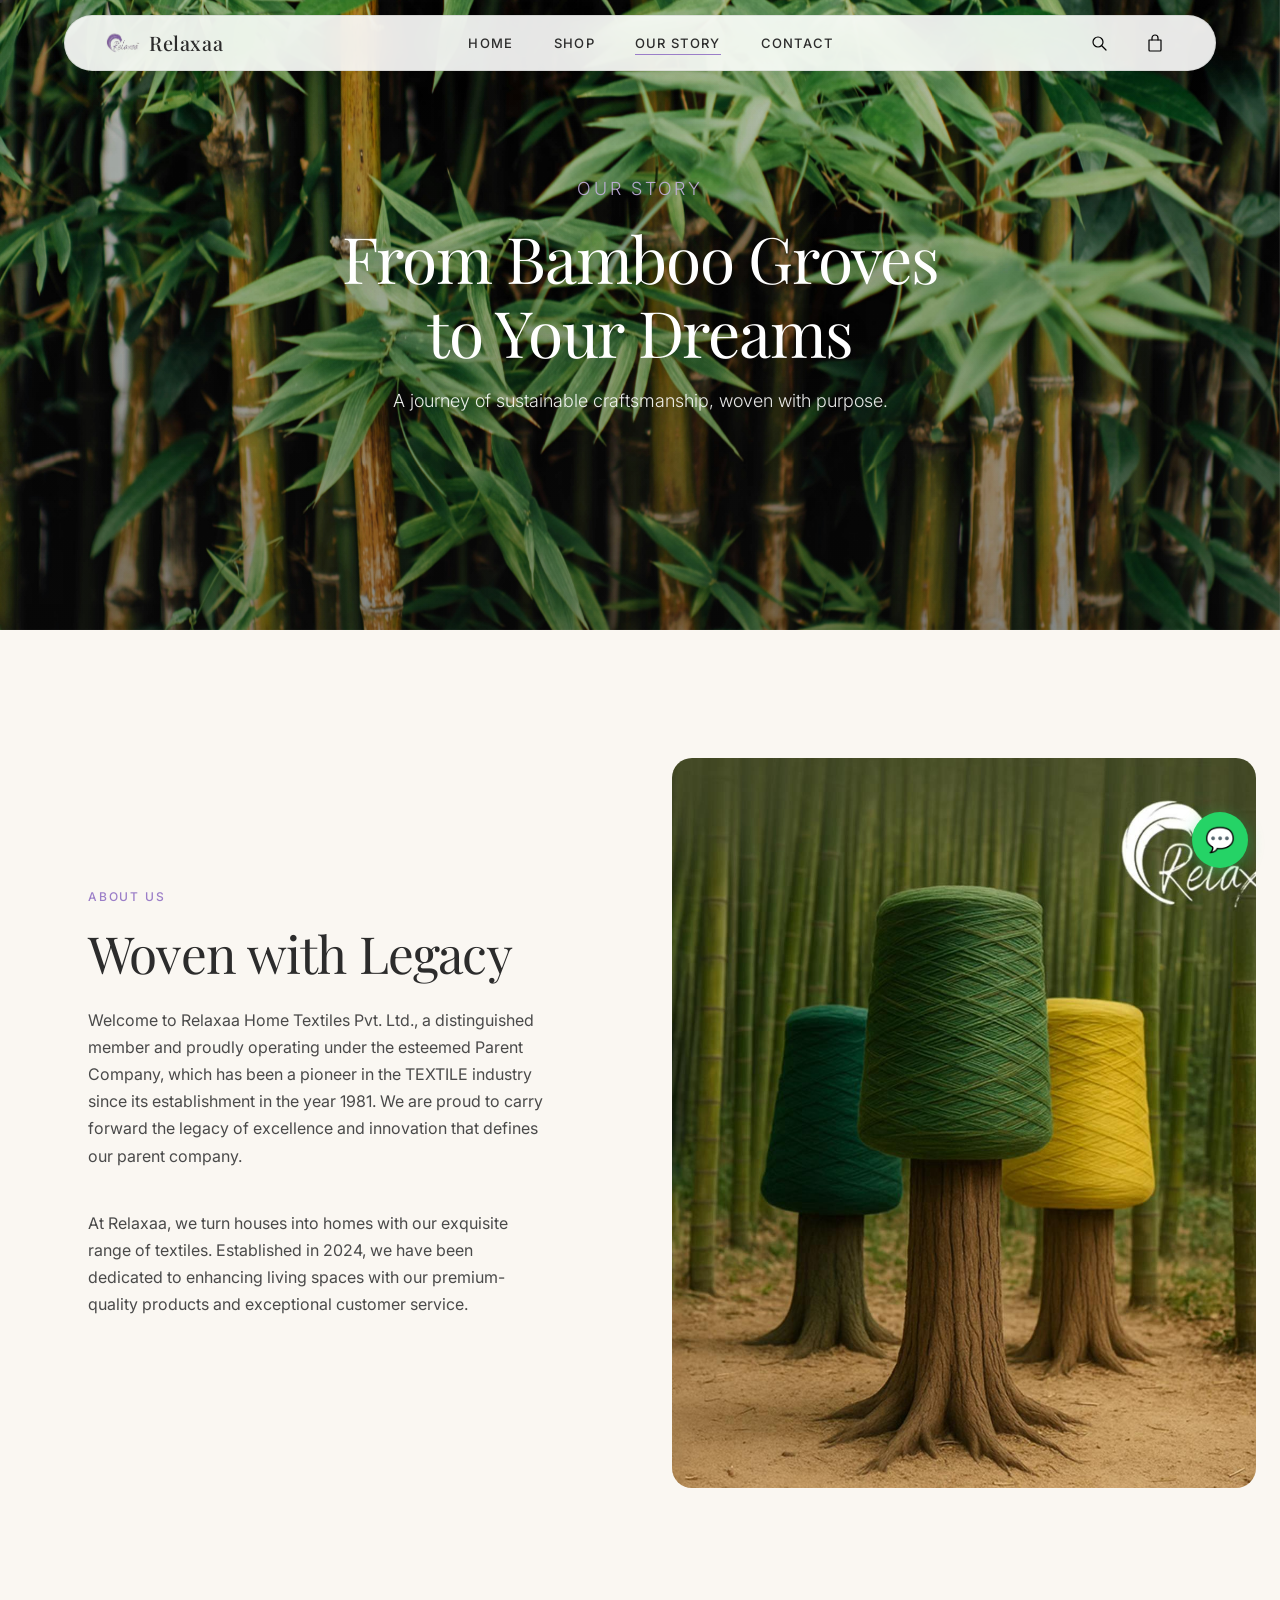
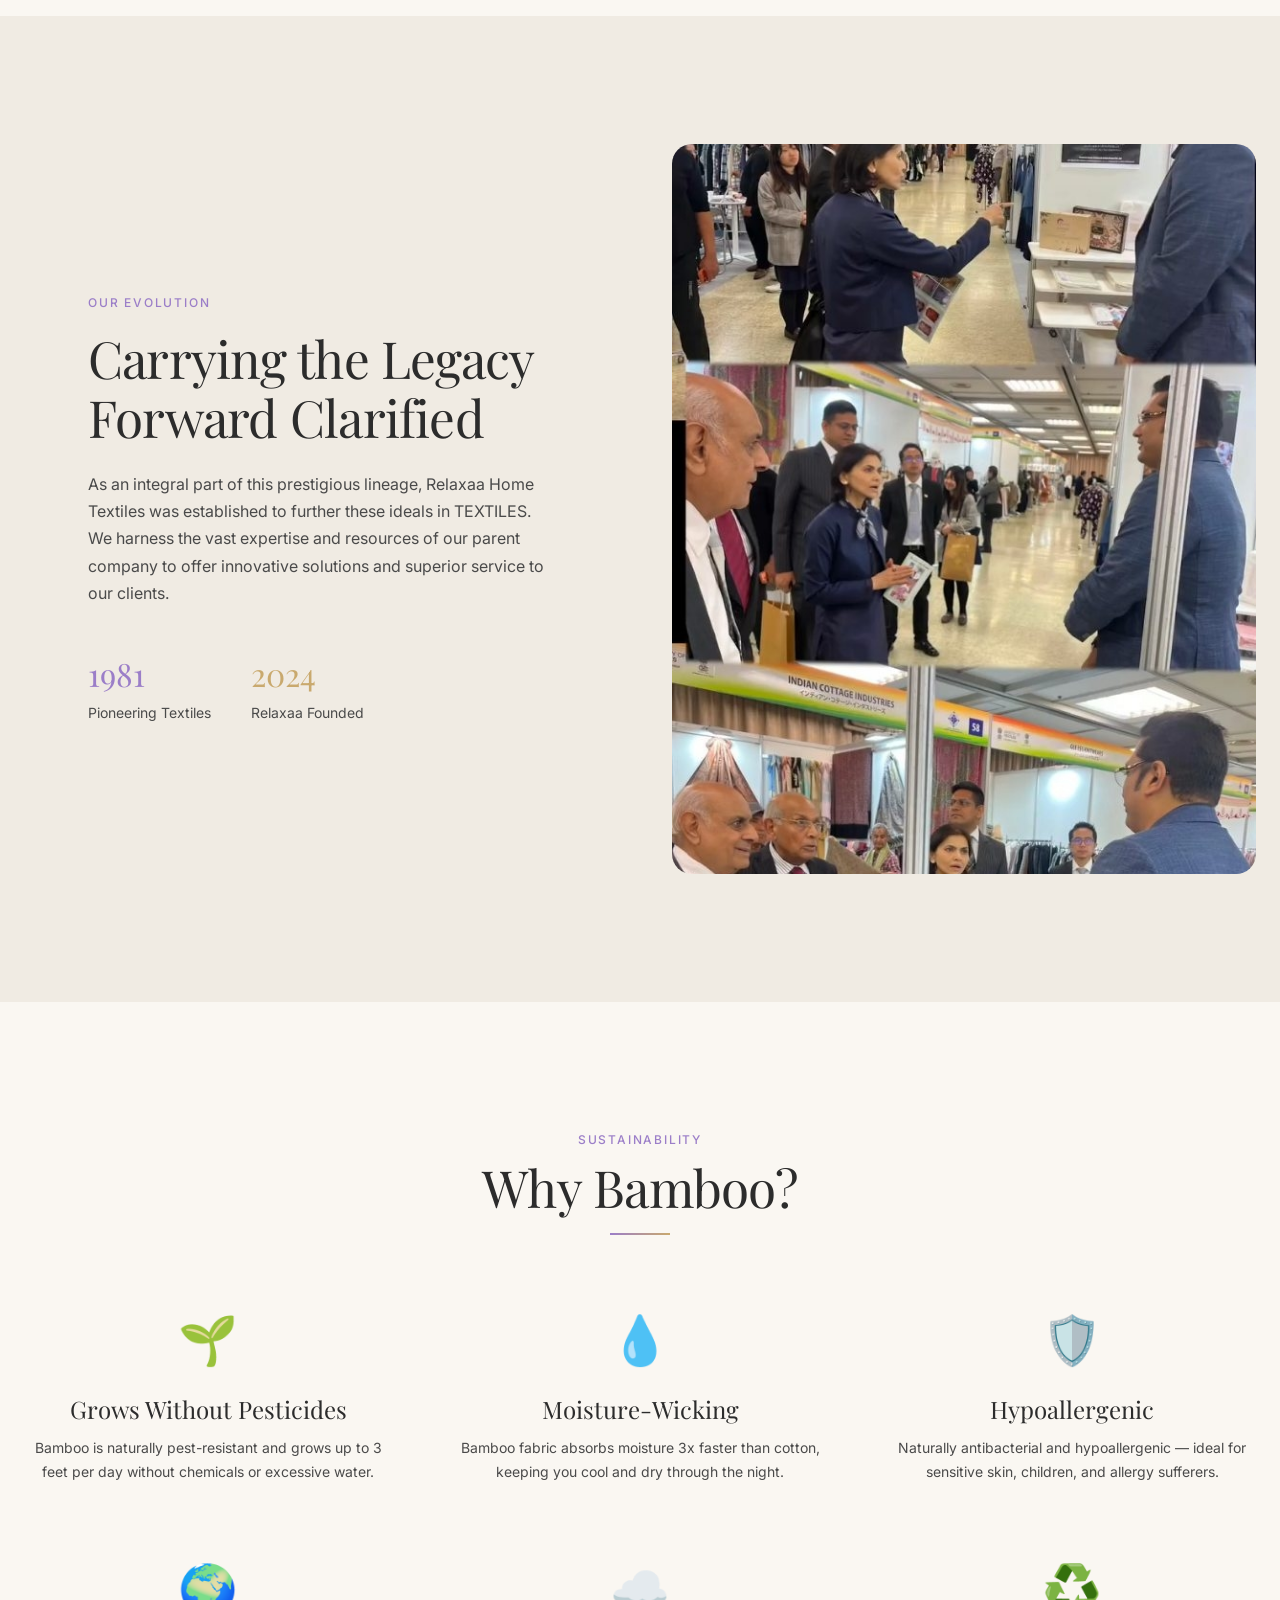
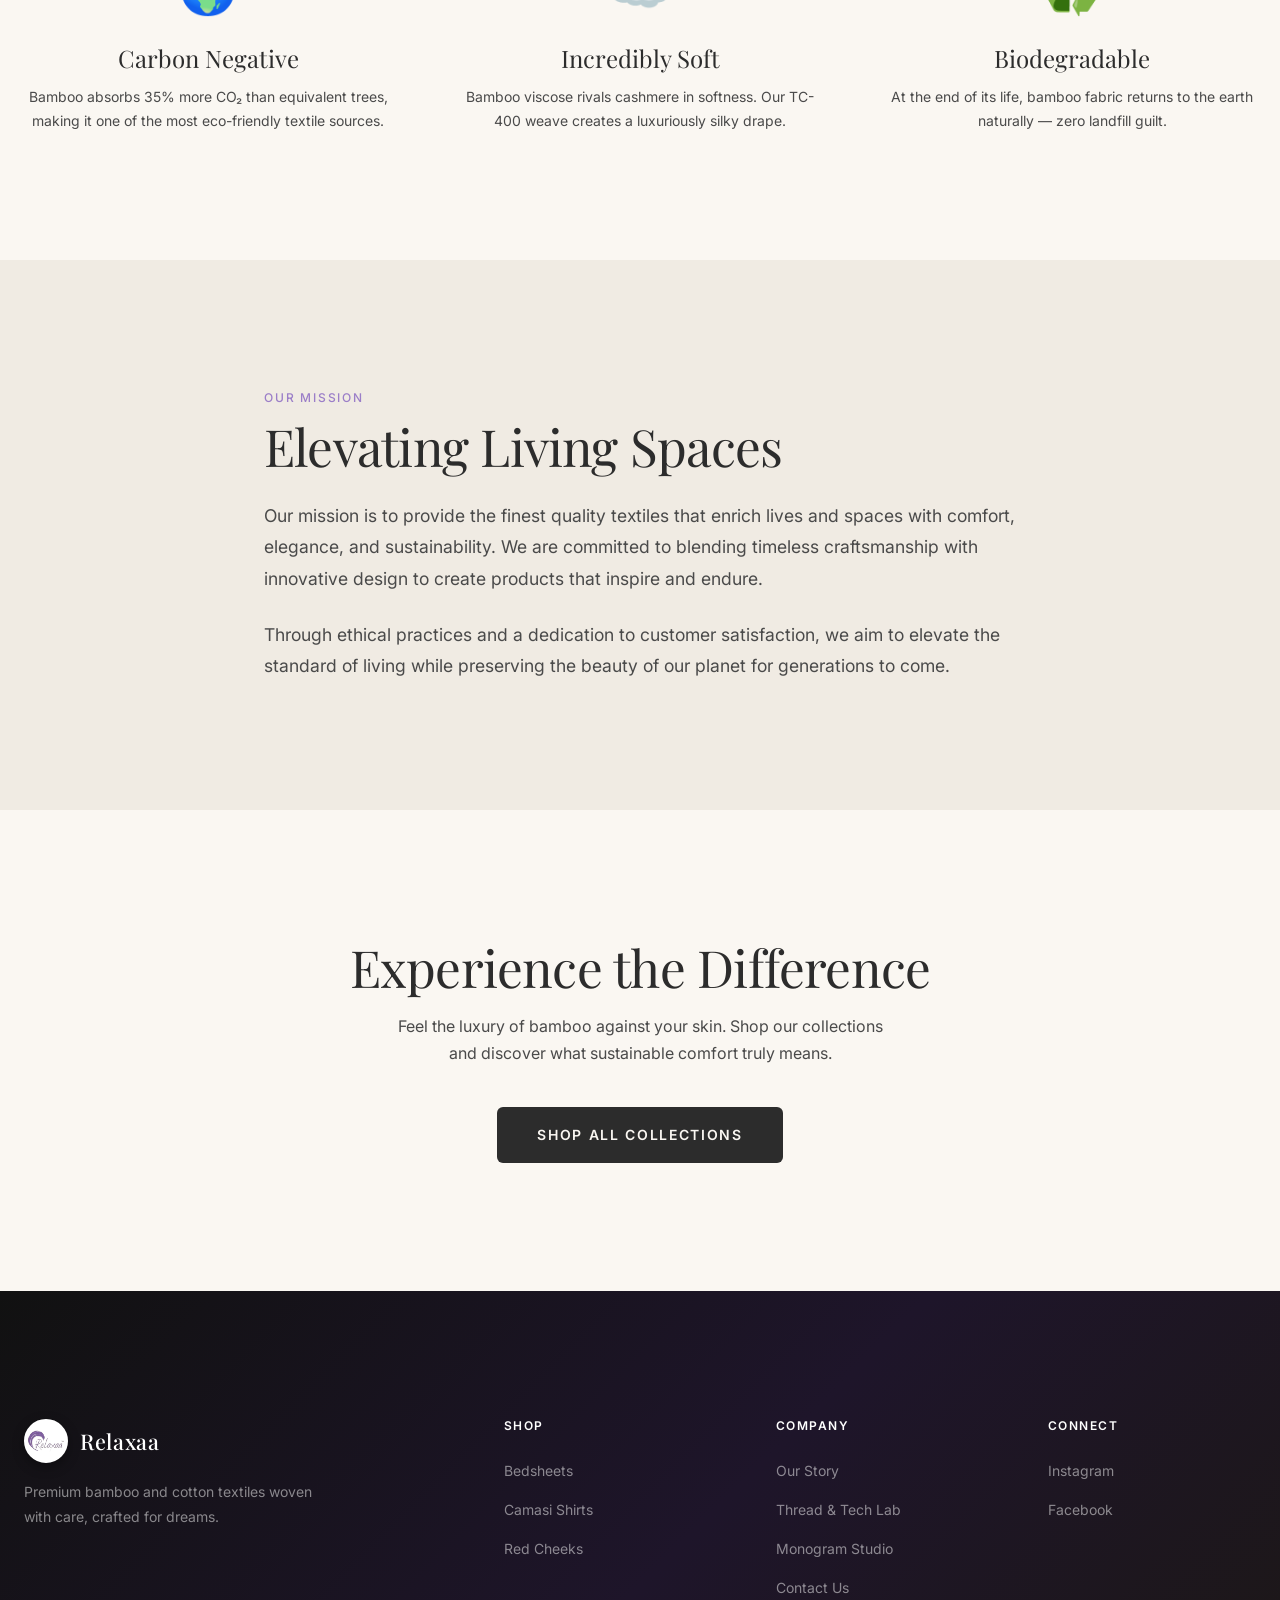
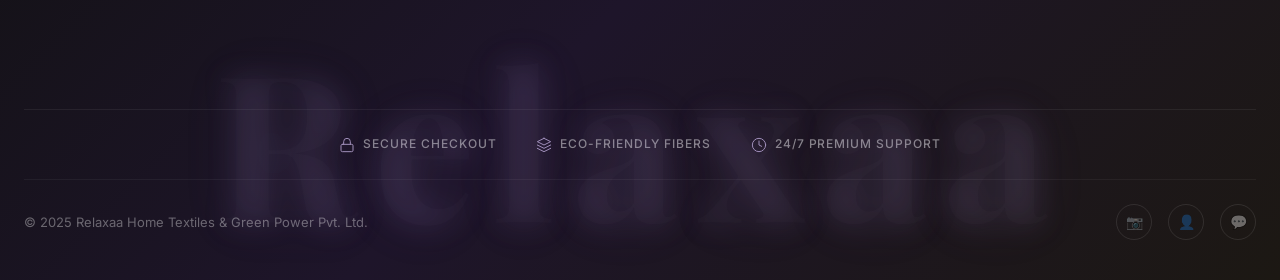
<file: story.html>
<!DOCTYPE html>
<html lang="en">

<head>
    <meta charset="UTF-8">
    <meta name="viewport" content="width=device-width, initial-scale=1.0">
    <title>Our Story — Relaxaa</title>
    <meta name="description"
        content="The Relaxaa story — from bamboo groves to your bedroom. Learn about our commitment to sustainable luxury textiles.">
    <link rel="stylesheet" href="css/styles.css?v=3">
</head>

<body>

    <!-- Navigation -->
    <nav class="navbar scrolled" id="navbar">
        <div class="nav-inner">
            <a href="home.html" class="nav-logo">
                <img src="assets/logo-full.jpg" alt="Relaxaa"
                    style="height:36px;width:36px;border-radius:50%;object-fit:cover;">
                Relaxaa
            </a>
            <ul class="nav-links">
                <li><a href="home.html" class="nav-link">Home</a></li>
                <li><a href="shop.html" class="nav-link">Shop</a></li>
                <li><a href="story.html" class="nav-link active">Our Story</a></li>
                <li><a href="contact.html" class="nav-link">Contact</a></li>
            </ul>
            <div class="nav-actions">
                <button class="nav-action-btn" id="searchToggle" aria-label="Search">
                    <svg viewBox="0 0 18 18" width="18" height="18" fill="none" stroke="currentColor" stroke-width="1.2" stroke-linecap="round" stroke-linejoin="round">
                        <circle cx="8" cy="8" r="5"></circle>
                        <line x1="11.5" y1="11.5" x2="16" y2="16"></line>
                    </svg>
                </button>
                <button class="nav-action-btn" id="cartToggle" aria-label="Cart">
                    <svg viewBox="0 0 18 18" width="18" height="18" fill="none" stroke="currentColor" stroke-width="1.2" stroke-linecap="round" stroke-linejoin="round">
                        <path d="M3 6h12v10a1 1 0 0 1-1 1H4a1 1 0 0 1-1-1V6z"></path>
                        <path d="M6 6V4a3 3 0 0 1 6 0v2"></path>
                    </svg>
                    <span class="cart-badge" id="cartBadge">0</span>
                </button>
                <div class="hamburger" id="hamburger">
                    <span></span><span></span><span></span>
                </div>
            </div>
        </div>
    </nav>

    <div class="mobile-menu" id="mobileMenu">
        <a href="home.html">Home</a>
        <a href="shop.html">Shop</a>
        <a href="story.html">Our Story</a>
        <a href="contact.html">Contact</a>
    </div>

    <!-- Hero Banner -->
    <section class="hero" style="height:70vh;min-height:400px;">
        <img src="assets/bamboo-forest.jpg" alt="Bamboo forest"
            style="position:absolute;inset:0;width:100%;height:100%;object-fit:cover;">
        <div class="hero-overlay"></div>
        <div class="hero-content">
            <p class="text-caption" style="color:var(--lavender-light);margin-bottom:1rem;">Our Story</p>
            <h1>From Bamboo Groves<br>to Your Dreams</h1>
            <p>A journey of sustainable craftsmanship, woven with purpose.</p>
        </div>
    </section>

    <!-- About Us Section -->
    <section class="section">
        <div class="container">
            <div class="split-section">
                <div class="split-text reveal-left">
                    <p class="text-caption">About Us</p>
                    <h2>Woven with Legacy</h2>
                    <p>Welcome to Relaxaa Home Textiles Pvt. Ltd., a distinguished member and proudly operating under
                        the esteemed Parent Company, which has been a pioneer in the TEXTILE industry since its
                        establishment in the year 1981. We are proud to carry forward the legacy of excellence and
                        innovation that defines our parent company.</p>
                    <p style="color:var(--charcoal-light);margin-top:1rem;">At Relaxaa, we turn houses into homes with
                        our exquisite range of textiles. Established in 2024, we have been dedicated to enhancing living
                        spaces with our premium-quality products and exceptional customer service.</p>
                </div>
                <div class="split-image reveal-right">
                    <img src="assets/brand-sustainability.jpg?v=3" alt="Sustainable craftsmanship">
                </div>
            </div>
        </div>
    </section>

    <!-- Evolution Section -->
    <section class="section" style="background:var(--cream-dark);">
        <div class="container">
            <div class="split-section reverse">
                <div class="split-image reveal-left">
                    <img src="assets/tradefair-japan.jpg" alt="Japan India Trend Fair">
                </div>
                <div class="split-text reveal-right">
                    <p class="text-caption">Our Evolution</p>
                    <h2>Carrying the Legacy Forward Clarified</h2>
                    <p>As an integral part of this prestigious lineage, Relaxaa Home Textiles was established to further
                        these ideals in TEXTILES. We harness the vast expertise and resources of our parent company to
                        offer innovative solutions and superior service to our clients.</p>
                    <div style="display:flex;gap:var(--space-lg);margin-top:var(--space-lg);">
                        <div>
                            <div style="font-family:var(--font-heading);font-size:2rem;color:var(--lavender);">1981
                            </div>
                            <div class="text-sm" style="color:var(--charcoal-light);">Pioneering Textiles</div>
                        </div>
                        <div>
                            <div style="font-family:var(--font-heading);font-size:2rem;color:var(--gold);">2024</div>
                            <div class="text-sm" style="color:var(--charcoal-light);">Relaxaa Founded</div>
                        </div>
                    </div>
                </div>
            </div>
        </div>
    </section>

    <!-- Why Bamboo Section -->
    <section class="section" id="sustainability">
        <div class="container">
            <div class="section-header reveal">
                <p class="text-caption">Sustainability</p>
                <h2>Why Bamboo?</h2>
                <hr class="section-divider">
            </div>
            <div class="grid reveal features-grid" style="text-align:center;">
                <div>
                    <div style="font-size:3rem;margin-bottom:var(--space-sm);">🌱</div>
                    <h4 style="margin-bottom:0.75rem;">Grows Without Pesticides</h4>
                    <p class="text-sm" style="color:var(--charcoal-light);">Bamboo is naturally pest-resistant and grows
                        up to 3 feet per day without chemicals or excessive water.</p>
                </div>
                <div>
                    <div style="font-size:3rem;margin-bottom:var(--space-sm);">💧</div>
                    <h4 style="margin-bottom:0.75rem;">Moisture-Wicking</h4>
                    <p class="text-sm" style="color:var(--charcoal-light);">Bamboo fabric absorbs moisture 3x faster
                        than cotton, keeping you cool and dry through the night.</p>
                </div>
                <div>
                    <div style="font-size:3rem;margin-bottom:var(--space-sm);">🛡️</div>
                    <h4 style="margin-bottom:0.75rem;">Hypoallergenic</h4>
                    <p class="text-sm" style="color:var(--charcoal-light);">Naturally antibacterial and hypoallergenic —
                        ideal for sensitive skin, children, and allergy sufferers.</p>
                </div>
                <div>
                    <div style="font-size:3rem;margin-bottom:var(--space-sm);">🌍</div>
                    <h4 style="margin-bottom:0.75rem;">Carbon Negative</h4>
                    <p class="text-sm" style="color:var(--charcoal-light);">Bamboo absorbs 35% more CO₂ than equivalent
                        trees, making it one of the most eco-friendly textile sources.</p>
                </div>
                <div>
                    <div style="font-size:3rem;margin-bottom:var(--space-sm);">☁️</div>
                    <h4 style="margin-bottom:0.75rem;">Incredibly Soft</h4>
                    <p class="text-sm" style="color:var(--charcoal-light);">Bamboo viscose rivals cashmere in softness.
                        Our TC-400 weave creates a luxuriously silky drape.</p>
                </div>
                <div>
                    <div style="font-size:3rem;margin-bottom:var(--space-sm);">♻️</div>
                    <h4 style="margin-bottom:0.75rem;">Biodegradable</h4>
                    <p class="text-sm" style="color:var(--charcoal-light);">At the end of its life, bamboo fabric
                        returns to the earth naturally — zero landfill guilt.</p>
                </div>
            </div>
        </div>
    </section>

    <!-- Mission Section -->
    <section class="section" style="background:var(--cream-dark);">
        <div class="container text-center reveal" style="max-width:800px; margin:0 auto;">
            <p class="text-caption" style="color:var(--lavender); margin-bottom:var(--space-xs);">Our Mission</p>
            <h2 style="margin-bottom:var(--space-md); font-family:var(--font-heading);">Elevating Living Spaces</h2>
            <p style="font-size:1.1rem; line-height:1.8; color:var(--charcoal-light); margin-bottom:var(--space-md);">
                Our mission is to provide the finest quality textiles that enrich lives and spaces with comfort,
                elegance, and sustainability. We are committed to blending timeless craftsmanship with innovative design
                to create products that inspire and endure.
            </p>
            <p style="font-size:1.1rem; line-height:1.8; color:var(--charcoal-light);">
                Through ethical practices and a dedication to customer satisfaction, we aim to elevate the standard of
                living while preserving the beauty of our planet for generations to come.
            </p>
        </div>
    </section>

    <!-- CTA -->
    <section class="section" style="text-align:center;">
        <div class="container reveal">
            <h2 style="margin-bottom:var(--space-sm);">Experience the Difference</h2>
            <p style="color:var(--charcoal-light);max-width:500px;margin:0 auto var(--space-lg);">Feel the luxury of
                bamboo against your skin. Shop our collections and discover what sustainable comfort truly means.</p>
            <a href="shop.html" class="btn btn-primary">Shop All Collections</a>
        </div>
    </section>

    <!-- Footer -->
    <footer class="site-footer">
        <div class="container">
            <div class="footer-grid">
                <div class="footer-brand">
                    <div class="nav-logo" style="color:var(--white);margin-bottom:var(--space-sm);">
                        <img src="assets/logo-full.jpg" alt="Relaxaa"
                            style="height:32px;width:32px;border-radius:50%;object-fit:cover;">
                        Relaxaa
                    </div>
                    <p>Premium bamboo and cotton textiles woven with care, crafted for dreams.</p>
                </div>
                <div>
                    <h4 class="footer-heading">Shop</h4>
                    <ul class="footer-links">
                        <li><a href="shop.html?category=bedsheets">Bedsheets</a></li>
                        <li><a href="shop.html?category=camasi">Camasi Shirts</a></li>
                        <li><a href="shop.html?category=redcheeks">Red Cheeks</a></li>
                    </ul>
                </div>
                <div>
                    <h4 class="footer-heading">Company</h4>
                    <ul class="footer-links">
                        <li><a href="story.html">Our Story</a></li>
                        <li><a href="science.html">Thread & Tech Lab</a></li>
                        <li><a href="personalize.html">Monogram Studio</a></li>
                        <li><a href="contact.html">Contact Us</a></li>
                    </ul>
                </div>
                <div>
                    <h4 class="footer-heading">Connect</h4>
                    <ul class="footer-links">
                        <li><a href="https://www.instagram.com/relaxaa.in?igsh=Ym04Z2toc3hxOWJ6" target="_blank">Instagram</a></li>
                        <li><a href="#">Facebook</a></li>
                    </ul>
                </div>
            </div>

            <!-- Trust Badges Strip -->
            <div class="trust-badge-strip">
                <div class="trust-badge-item">
                    <svg viewBox="0 0 24 24" width="16" height="16" fill="none" stroke="currentColor" stroke-width="1.5" stroke-linecap="round" stroke-linejoin="round">
                        <rect x="3" y="11" width="18" height="11" rx="2" ry="2"></rect>
                        <path d="M7 11V7a5 5 0 0 1 10 0v4"></path>
                    </svg>
                    Secure Checkout
                </div>
                <div class="trust-badge-item">
                    <svg viewBox="0 0 24 24" width="16" height="16" fill="none" stroke="currentColor" stroke-width="1.5" stroke-linecap="round" stroke-linejoin="round">
                        <path d="M12 2L2 7l10 5 10-5-10-5zM2 17l10 5 10-5M2 12l10 5 10-5"></path>
                    </svg>
                    Eco-Friendly Fibers
                </div>
                <div class="trust-badge-item">
                    <svg viewBox="0 0 24 24" width="16" height="16" fill="none" stroke="currentColor" stroke-width="1.5" stroke-linecap="round" stroke-linejoin="round">
                        <circle cx="12" cy="12" r="10"></circle>
                        <polyline points="12 6 12 12 16 14"></polyline>
                    </svg>
                    24/7 Premium Support
                </div>
            </div>

            <div class="footer-bottom">
                <span>© 2025 Relaxaa Home Textiles & Green Power Pvt. Ltd.</span>
                <div class="footer-socials">
                    <a href="https://www.instagram.com/relaxaa.in?igsh=Ym04Z2toc3hxOWJ6" target="_blank">📷</a>
                    <a href="#">👤</a>
                    <a href="#">💬</a>
                </div>
            </div>
        </div>
    </footer>

    <!-- Cart Sidebar -->
    <div class="cart-overlay" id="cartOverlay"></div>
    <aside class="cart-sidebar" id="cartSidebar">
        <div class="cart-header">
            <h3>Your Cart</h3><button class="cart-close" id="cartClose">✕</button>
        </div>
        <div class="cart-items" id="cartItems">
            <div class="cart-empty">
                <div class="cart-empty-icon">🛒</div>
                <p>Your cart is empty</p>
            </div>
        </div>
        <div class="cart-footer" id="cartFooter" style="display:none;">
            <div class="cart-total"><span>Total</span><span id="cartTotal">₹0</span></div><button
                class="btn btn-primary" style="width:100%;">Checkout</button>
        </div>
    </aside>

    <a href="https://wa.me/919999999999" class="whatsapp-float" target="_blank">💬</a>

    <script src="js/main.js"></script>
    <script src="js/cart.js"></script>
</body>

</html>
</file>
<file: css/styles.css>
/* ========================================================
   RELAXAA — Global Design System
   Premium Bamboo Textiles Ecommerce
   ======================================================== */

/* ─── Google Fonts ─── */
@import url('https://fonts.googleapis.com/css2?family=Inter:wght@300;400;500;600;700&family=Playfair+Display:ital,wght@0,400;0,500;0,600;0,700;1,400&display=swap');

/* ─── Design Tokens ─── */
:root {
  /* Palette */
  --cream: #FAF7F2;
  --cream-dark: #F0EBE3;
  --lavender: #9B7EC8;
  --lavender-light: #C4B1E0;
  --lavender-glow: rgba(155, 126, 200, 0.35);
  --charcoal: #2C2C2C;
  --charcoal-light: #4A4A4A;
  --bamboo-green: #7BAE7F;
  --bamboo-dark: #5A8F5E;
  --gold: #C9A96E;
  --gold-light: #DDBF8A;
  --rose: #D4A0A0;
  --white: #FFFFFF;
  --black: #111111;
  --overlay: rgba(17, 17, 17, 0.45);
  --glass-bg: rgba(255, 255, 255, 0.85);
  --glass-border: rgba(255, 255, 255, 0.25);

  /* Typography */
  --font-heading: 'Playfair Display', 'Georgia', serif;
  --font-body: 'Inter', 'Helvetica Neue', sans-serif;

  /* Spacing */
  --space-xs: 0.5rem;
  --space-sm: 1rem;
  --space-md: 1.5rem;
  --space-lg: 2.5rem;
  --space-xl: 4rem;
  --space-2xl: 6rem;
  --space-3xl: 8rem;

  /* Radius */
  --radius-sm: 6px;
  --radius-md: 12px;
  --radius-lg: 20px;
  --radius-full: 50%;

  /* Shadows */
  --shadow-sm: 0 2px 8px rgba(0, 0, 0, 0.06);
  --shadow-md: 0 4px 20px rgba(0, 0, 0, 0.08);
  --shadow-lg: 0 8px 40px rgba(0, 0, 0, 0.12);
  --shadow-glow: 0 0 40px var(--lavender-glow);

  /* Transitions */
  --ease-out: cubic-bezier(0.25, 0.46, 0.45, 0.94);
  --ease-smooth: cubic-bezier(0.22, 1, 0.36, 1);
  --duration-fast: 0.2s;
  --duration-normal: 0.4s;
  --duration-slow: 0.7s;

  /* Layout */
  --max-width: 1280px;
  --nav-height: 56px;
}


/* ─── Reset ─── */
*,
*::before,
*::after {
  margin: 0;
  padding: 0;
  box-sizing: border-box;
}

html {
  scroll-behavior: smooth;
  font-size: 16px;
  -webkit-font-smoothing: antialiased;
  -moz-osx-font-smoothing: grayscale;
  overflow-x: hidden;
}

body {
  font-family: var(--font-body);
  font-weight: 400;
  line-height: 1.7;
  color: var(--charcoal);
  background-color: var(--cream);
  overflow-x: hidden;
  width: 100%;
  max-width: 100vw;
}

img {
  max-width: 100%;
  height: auto;
  display: block;
}

a {
  text-decoration: none;
  color: inherit;
  transition: color var(--duration-fast) var(--ease-out);
}

ul,
ol {
  list-style: none;
}

button {
  font-family: inherit;
  cursor: pointer;
  border: none;
  background: none;
}

input,
textarea,
select {
  font-family: inherit;
  font-size: 1rem;
  border: none;
  outline: none;
  background: none;
}


/* ─── Typography ─── */
h1,
h2,
h3,
h4,
h5 {
  font-family: var(--font-heading);
  font-weight: 400;
  line-height: 1.15;
  color: var(--charcoal);
}

h1 {
  font-size: clamp(2.4rem, 5vw, 4.5rem);
  letter-spacing: -0.02em;
}

h2 {
  font-size: clamp(2rem, 4vw, 3.2rem);
  letter-spacing: -0.015em;
}

h3 {
  font-size: clamp(1.5rem, 3vw, 2rem);
}

h4 {
  font-size: clamp(1.2rem, 2vw, 1.5rem);
}

.text-sm {
  font-size: 0.875rem;
}

.text-xs {
  font-size: 0.75rem;
}

.text-lg {
  font-size: 1.125rem;
}

.text-caption {
  font-size: 0.75rem;
  text-transform: uppercase;
  letter-spacing: 0.15em;
  font-weight: 500;
  color: var(--charcoal-light);
}


/* ─── Layout Utilities ─── */
.container {
  max-width: var(--max-width);
  margin: 0 auto;
  padding: 0 var(--space-md);
}

.section {
  padding: var(--space-3xl) 0;
}

.grid {
  display: grid;
  gap: var(--space-md);
}

.flex {
  display: flex;
  align-items: center;
}

.flex-between {
  display: flex;
  align-items: center;
  justify-content: space-between;
}


/* ─── Buttons ─── */
.btn {
  display: inline-flex;
  align-items: center;
  justify-content: center;
  gap: 0.5rem;
  padding: 1rem 2.5rem;
  font-size: 0.875rem;
  font-weight: 600;
  text-transform: uppercase;
  letter-spacing: 0.12em;
  border-radius: var(--radius-sm);
  transition: all var(--duration-normal) var(--ease-smooth);
  position: relative;
  overflow: hidden;
}

.btn::after {
  content: '';
  position: absolute;
  inset: 0;
  background: linear-gradient(120deg, transparent 30%, rgba(255, 255, 255, 0.15) 50%, transparent 70%);
  transform: translateX(-100%);
  transition: transform 0.6s var(--ease-smooth);
}

.btn:hover::after {
  transform: translateX(100%);
}

.btn-primary {
  background: var(--charcoal);
  color: var(--cream);
}

.btn-primary:hover {
  background: var(--lavender);
  transform: translateY(-2px);
  box-shadow: var(--shadow-glow);
}

.btn-secondary {
  background: transparent;
  color: var(--charcoal);
  border: 1.5px solid var(--charcoal);
}

.btn-secondary:hover {
  background: var(--charcoal);
  color: var(--cream);
  transform: translateY(-2px);
}

.btn-ghost {
  background: transparent;
  color: var(--charcoal);
  padding: 0.5rem 0;
  text-transform: none;
  letter-spacing: 0.04em;
  border-bottom: 1px solid var(--charcoal);
  border-radius: 0;
}

.btn-ghost:hover {
  color: var(--lavender);
  border-color: var(--lavender);
}


.navbar {
  position: fixed;
  top: 0;
  left: 0;
  width: 100%;
  height: var(--nav-height);
  z-index: 1000;
  transition: all 0.3s cubic-bezier(0.25, 1, 0.5, 1);
  background: rgba(255, 255, 255, 0.72);
  backdrop-filter: saturate(180%) blur(20px);
  -webkit-backdrop-filter: saturate(180%) blur(20px);
  border-bottom: 1px solid rgba(0, 0, 0, 0.08);
  border-radius: 0;
  box-shadow: none;
}

.navbar.scrolled {
  top: 15px;
  left: 5%;
  width: 90%;
  height: 56px;
  background: rgba(255, 255, 255, 0.9);
  border: 1px solid rgba(0, 0, 0, 0.08);
  border-radius: 100px;
  box-shadow: 0 8px 30px rgba(0, 0, 0, 0.05);
}

.navbar.scrolled .nav-inner {
  padding: 0 var(--space-lg);
}

.navbar.scrolled .nav-logo img {
  height: 36px !important;
  width: 36px !important;
}

@media (min-width: 1400px) {
  .navbar.scrolled {
    left: calc((100vw - var(--max-width)) / 2);
    width: var(--max-width);
  }
}

.nav-inner {
  max-width: var(--max-width);
  margin: 0 auto;
  padding: 0 var(--space-md);
  height: 100%;
  display: flex;
  align-items: center;
  justify-content: space-between;
  position: relative;
  transition: all 0.3s cubic-bezier(0.25, 1, 0.5, 1);
}

.nav-logo {
  font-family: var(--font-heading);
  font-size: 1.25rem;
  font-weight: 500;
  letter-spacing: 0.03em;
  color: var(--charcoal);
  display: flex;
  align-items: center;
  gap: 0.5rem;
  transition: all 0.3s var(--ease-smooth);
}

.nav-logo img {
  height: 38px !important;
  width: 38px !important;
  border-radius: 50%;
  object-fit: cover;
  transition: all 0.3s cubic-bezier(0.25, 1, 0.5, 1);
}

.nav-links {
  display: flex;
  gap: var(--space-lg);
}

.nav-link {
  font-size: 0.8125rem;
  font-weight: 500;
  text-transform: uppercase;
  letter-spacing: 0.1em;
  color: var(--charcoal);
  position: relative;
  padding: 0.25rem 0;
}

.nav-link::after {
  content: '';
  position: absolute;
  bottom: 0;
  left: 0;
  width: 0;
  height: 1.5px;
  background: var(--lavender);
  transition: width var(--duration-normal) var(--ease-smooth);
}

.nav-link:hover::after,
.nav-link.active::after {
  width: 100%;
}

.nav-link:hover {
  color: var(--lavender);
}

.nav-actions {
  display: flex;
  align-items: center;
  gap: var(--space-sm);
}

.nav-action-btn {
  width: 40px;
  height: 40px;
  display: flex;
  align-items: center;
  justify-content: center;
  border-radius: var(--radius-full);
  transition: all var(--duration-fast) var(--ease-out);
  position: relative;
  font-size: 1.25rem;
}

.nav-action-btn:hover {
  background: var(--cream-dark);
}

.cart-badge {
  position: absolute;
  top: 2px;
  right: 2px;
  width: 18px;
  height: 18px;
  background: var(--lavender);
  color: var(--white);
  font-size: 0.625rem;
  font-weight: 600;
  border-radius: var(--radius-full);
  display: flex;
  align-items: center;
  justify-content: center;
  opacity: 0;
  transform: scale(0);
  transition: all var(--duration-fast) var(--ease-smooth);
}

.cart-badge.visible {
  opacity: 1;
  transform: scale(1);
}

/* Mobile Hamburger */
.hamburger {
  display: none;
  flex-direction: column;
  justify-content: center;
  align-items: center;
  gap: 4px;
  width: 16px;
  height: 16px;
  cursor: pointer;
  z-index: 1001;
}

.hamburger span {
  display: block;
  width: 100%;
  height: 1.2px;
  background: var(--charcoal);
  transition: transform 0.25s cubic-bezier(0.25, 1, 0.5, 1), opacity 0.25s cubic-bezier(0.25, 1, 0.5, 1);
  transform-origin: center;
}

.hamburger.active span:nth-child(1) {
  transform: translateY(5.2px) rotate(45deg);
}

.hamburger.active span:nth-child(2) {
  opacity: 0;
  transform: scaleX(0);
}

.hamburger.active span:nth-child(3) {
  transform: translateY(-5.2px) rotate(-45deg);
}



/* ─── Hero Section ─── */
.hero {
  position: relative;
  height: 100vh;
  min-height: 600px;
  display: flex;
  align-items: center;
  justify-content: center;
  overflow: hidden;
}

.hero-video-bg {
  position: absolute;
  inset: 0;
  z-index: 0;
}

.hero-video-bg video {
  width: 100%;
  height: 100%;
  object-fit: cover;
}

.hero-overlay {
  position: absolute;
  inset: 0;
  background: linear-gradient(180deg,
      rgba(17, 17, 17, 0.05) 0%,
      rgba(17, 17, 17, 0.18) 50%,
      rgba(17, 17, 17, 0.35) 100%);
  z-index: 1;
}

.hero-content {
  position: relative;
  z-index: 2;
  text-align: center;
  color: var(--white);
  max-width: 720px;
  padding: 0 var(--space-md);
}

.hero-content h1 {
  color: var(--white);
  font-weight: 300;
  margin-bottom: var(--space-sm);
  text-shadow: 0 2px 20px rgba(0, 0, 0, 0.3);
}

.hero-content p {
  font-size: 1.125rem;
  font-weight: 300;
  margin-bottom: var(--space-lg);
  opacity: 0.9;
  line-height: 1.8;
}

.hero .btn-primary {
  background: rgba(255, 255, 255, 0.15);
  backdrop-filter: blur(10px);
  border: 1px solid rgba(255, 255, 255, 0.3);
  color: var(--white);
}

.hero .btn-primary:hover {
  background: var(--lavender);
  border-color: var(--lavender);
  box-shadow: var(--shadow-glow);
}

.hero-scroll-indicator {
  position: absolute;
  bottom: 2rem;
  left: 50%;
  transform: translateX(-50%);
  z-index: 2;
  display: flex;
  flex-direction: column;
  align-items: center;
  gap: 0.5rem;
  color: var(--white);
  opacity: 0.7;
  animation: float 2.5s ease-in-out infinite;
}

.hero-scroll-indicator span {
  font-size: 0.625rem;
  text-transform: uppercase;
  letter-spacing: 0.2em;
}

.scroll-line {
  width: 1px;
  height: 40px;
  background: linear-gradient(to bottom, var(--white), transparent);
  animation: scrollPulse 2s ease-in-out infinite;
}


/* ─── Section Headers ─── */
.section-header {
  text-align: center;
  margin-bottom: var(--space-xl);
}

.section-header .text-caption {
  margin-bottom: var(--space-xs);
  color: var(--lavender);
}

.section-header h2 {
  margin-bottom: var(--space-sm);
}

.section-header p {
  max-width: 560px;
  margin: 0 auto;
  color: var(--charcoal-light);
}

.section-divider {
  width: 60px;
  height: 1.5px;
  background: linear-gradient(to right, var(--lavender), var(--gold));
  margin: var(--space-sm) auto;
  border: none;
}


/* ─── Product Cards ─── */
.product-card {
  background: var(--white);
  border-radius: var(--radius-md);
  overflow: hidden;
  transition: all var(--duration-normal) var(--ease-smooth);
  cursor: pointer;
  position: relative;
}

.product-card:hover {
  transform: translateY(-8px);
  box-shadow: var(--shadow-lg);
}

.product-card-image {
  position: relative;
  aspect-ratio: 3 / 4;
  overflow: hidden;
}

.product-card-image img {
  width: 100%;
  height: 100%;
  object-fit: cover;
  transition: transform var(--duration-slow) var(--ease-smooth);
}

.product-card:hover .product-card-image img {
  transform: scale(1.06);
}

.product-card-badge {
  position: absolute;
  top: var(--space-sm);
  left: var(--space-sm);
  padding: 0.25rem 0.75rem;
  background: var(--lavender);
  color: var(--white);
  font-size: 0.6875rem;
  font-weight: 600;
  text-transform: uppercase;
  letter-spacing: 0.08em;
  border-radius: var(--radius-sm);
}

.product-card-actions {
  position: absolute;
  bottom: var(--space-sm);
  right: var(--space-sm);
  display: flex;
  gap: 0.5rem;
  opacity: 0;
  transform: translateY(10px);
  transition: all var(--duration-normal) var(--ease-smooth);
}

.product-card:hover .product-card-actions {
  opacity: 1;
  transform: translateY(0);
}

.product-card-action-btn {
  width: 40px;
  height: 40px;
  background: var(--white);
  border-radius: var(--radius-full);
  display: flex;
  align-items: center;
  justify-content: center;
  box-shadow: var(--shadow-md);
  transition: all var(--duration-fast) var(--ease-out);
  font-size: 1rem;
}

.product-card-action-btn:hover {
  background: var(--charcoal);
  color: var(--white);
}

.product-card-info {
  padding: var(--space-md);
}

.product-card-category {
  font-size: 0.6875rem;
  text-transform: uppercase;
  letter-spacing: 0.12em;
  color: var(--lavender);
  font-weight: 500;
  margin-bottom: 0.25rem;
}

.product-card-name {
  font-family: var(--font-heading);
  font-size: 1.15rem;
  font-weight: 500;
  margin-bottom: 0.375rem;
  color: var(--charcoal);
}

.product-card-price {
  font-size: 1rem;
  font-weight: 600;
  color: var(--charcoal);
}

.product-card-price .original-price {
  color: var(--charcoal-light);
  text-decoration: line-through;
  font-weight: 400;
  font-size: 0.875rem;
  margin-left: 0.5rem;
}


/* ─── Collection Cards ─── */
.collection-card {
  position: relative;
  border-radius: var(--radius-lg);
  overflow: hidden;
  aspect-ratio: 4 / 5;
  cursor: pointer;
}

.collection-card img {
  width: 100%;
  height: 100%;
  object-fit: cover;
  transition: transform var(--duration-slow) var(--ease-smooth);
}

.collection-card:hover img {
  transform: scale(1.08);
}

.collection-card-overlay {
  position: absolute;
  inset: 0;
  background: linear-gradient(0deg, rgba(0, 0, 0, 0.6) 0%, transparent 60%);
  display: flex;
  flex-direction: column;
  justify-content: flex-end;
  padding: var(--space-lg);
  transition: background var(--duration-normal) var(--ease-out);
}

.collection-card:hover .collection-card-overlay {
  background: linear-gradient(0deg, rgba(0, 0, 0, 0.7) 0%, rgba(0, 0, 0, 0.1) 60%);
}

.collection-card-overlay h3 {
  color: var(--white);
  font-size: 1.75rem;
  margin-bottom: 0.5rem;
}

.collection-card-overlay p {
  color: rgba(255, 255, 255, 0.8);
  font-size: 0.875rem;
  margin-bottom: var(--space-sm);
}

.collection-card-overlay .btn-ghost {
  color: var(--white);
  border-color: rgba(255, 255, 255, 0.5);
  align-self: flex-start;
}

.collection-card-overlay .btn-ghost:hover {
  color: var(--lavender-light);
  border-color: var(--lavender-light);
}


/* ─── Glass Panel ─── */
.glass-panel {
  background: var(--glass-bg);
  backdrop-filter: blur(20px);
  -webkit-backdrop-filter: blur(20px);
  border: 1px solid var(--glass-border);
  border-radius: var(--radius-md);
}


/* ─── Split Section ─── */
.split-section {
  display: grid;
  grid-template-columns: 1fr 1fr;
  gap: var(--space-xl);
  align-items: center;
}

.split-section.reverse {
  direction: rtl;
}

.split-section.reverse>* {
  direction: ltr;
}

.split-image {
  border-radius: var(--radius-lg);
  overflow: hidden;
  aspect-ratio: 4 / 5;
}

.split-image img {
  width: 100%;
  height: 100%;
  object-fit: cover;
}

.split-text {
  padding: var(--space-xl);
}

.split-text .text-caption {
  margin-bottom: var(--space-sm);
  color: var(--lavender);
}

.split-text h2 {
  margin-bottom: var(--space-md);
}

.split-text p {
  color: var(--charcoal-light);
  margin-bottom: var(--space-lg);
}


/* ─── Carousel / Horizontal Scroll ─── */
.scroll-row {
  display: flex;
  gap: var(--space-md);
  overflow-x: auto;
  scroll-snap-type: x mandatory;
  padding-bottom: var(--space-sm);
  -ms-overflow-style: none;
  scrollbar-width: none;
}

.scroll-row::-webkit-scrollbar {
  display: none;
}

.scroll-row>* {
  scroll-snap-align: start;
  flex-shrink: 0;
}


/* ─── Instagram Grid ─── */
.instagram-grid {
  display: grid;
  grid-template-columns: repeat(6, 1fr);
  gap: 4px;
}

.instagram-item {
  aspect-ratio: 1;
  overflow: hidden;
  cursor: pointer;
  position: relative;
}

.instagram-item img {
  width: 100%;
  height: 100%;
  object-fit: cover;
  transition: transform var(--duration-normal) var(--ease-smooth);
}

.instagram-item:hover img {
  transform: scale(1.1);
}

.instagram-item::after {
  content: '♡';
  position: absolute;
  inset: 0;
  background: rgba(155, 126, 200, 0.4);
  display: flex;
  align-items: center;
  justify-content: center;
  color: white;
  font-size: 1.5rem;
  opacity: 0;
  transition: opacity var(--duration-fast) var(--ease-out);
}

.instagram-item:hover::after {
  opacity: 1;
}


/* ─── Shop Filter Bar ─── */
.filter-bar {
  display: flex;
  align-items: center;
  justify-content: center;
  gap: var(--space-sm);
  margin-bottom: var(--space-xl);
  flex-wrap: wrap;
}

.filter-btn {
  padding: 0.625rem 1.5rem;
  font-size: 0.8125rem;
  font-weight: 500;
  text-transform: uppercase;
  letter-spacing: 0.08em;
  border-radius: 100px;
  border: 1.5px solid var(--cream-dark);
  color: var(--charcoal-light);
  transition: all var(--duration-fast) var(--ease-out);
}

.filter-btn:hover,
.filter-btn.active {
  border-color: var(--charcoal);
  color: var(--charcoal);
  background: var(--white);
  box-shadow: var(--shadow-sm);
}

.filter-btn.active {
  background: var(--charcoal);
  color: var(--cream);
  border-color: var(--charcoal);
}

/* ─── Collections Grid ─── */
.collections-grid {
  grid-template-columns: repeat(3, 1fr);
  gap: var(--space-lg);
}

/* ─── Features Grid ─── */
.features-grid {
  grid-template-columns: repeat(3, 1fr);
  gap: var(--space-xl);
}

/* ─── Stats Row ─── */
.stats-row {
  display: flex;
  justify-content: space-between;
  gap: var(--space-md);
  margin-bottom: var(--space-lg);
  flex-wrap: wrap;
  width: 100%;
}

.stat-number {
  font-family: var(--font-heading);
  font-size: clamp(1.6rem, 4vw, 2.2rem);
  line-height: 1;
  font-weight: 600;
}

/* ─── Product Grid ─── */
.product-grid {
  display: grid;
  grid-template-columns: repeat(3, 1fr);
  gap: var(--space-lg);
}


/* ─── Product Detail ─── */
.product-detail {
  display: grid;
  grid-template-columns: 1fr 1fr;
  gap: var(--space-2xl);
  padding-top: calc(var(--nav-height) + var(--space-xl));
}

.product-gallery {
  position: sticky;
  top: calc(var(--nav-height) + var(--space-lg));
}

.product-gallery-main {
  border-radius: var(--radius-lg);
  overflow: hidden;
  aspect-ratio: 3 / 4;
  margin-bottom: var(--space-sm);
  background: var(--cream-dark);
}

.product-gallery-main img {
  width: 100%;
  height: 100%;
  object-fit: cover;
}

.product-gallery-thumbs {
  display: flex;
  gap: 0.5rem;
}

.product-gallery-thumbs img {
  width: 72px;
  height: 72px;
  object-fit: cover;
  border-radius: var(--radius-sm);
  cursor: pointer;
  opacity: 0.5;
  transition: opacity var(--duration-fast) var(--ease-out);
  border: 2px solid transparent;
}

.product-gallery-thumbs img.active,
.product-gallery-thumbs img:hover {
  opacity: 1;
  border-color: var(--lavender);
}

.product-info {
  padding-top: var(--space-md);
}

.product-info .text-caption {
  color: var(--lavender);
  margin-bottom: var(--space-xs);
}

.product-info h1 {
  font-size: clamp(1.8rem, 3vw, 2.5rem);
  margin-bottom: var(--space-sm);
}

.product-price-tag {
  font-size: 1.5rem;
  font-weight: 600;
  color: var(--charcoal);
  margin-bottom: var(--space-lg);
}

.product-price-tag .original-price {
  text-decoration: line-through;
  color: var(--charcoal-light);
  font-weight: 400;
  font-size: 1.1rem;
  margin-left: 0.5rem;
}

.product-description {
  color: var(--charcoal-light);
  margin-bottom: var(--space-lg);
  line-height: 1.9;
}

/* Size Selector */
.size-selector {
  margin-bottom: var(--space-lg);
}

.size-selector label {
  display: block;
  font-size: 0.8125rem;
  font-weight: 500;
  text-transform: uppercase;
  letter-spacing: 0.08em;
  margin-bottom: var(--space-xs);
}

.size-options {
  display: flex;
  gap: 0.5rem;
}

.size-option {
  width: 48px;
  height: 48px;
  display: flex;
  align-items: center;
  justify-content: center;
  border: 1.5px solid var(--cream-dark);
  border-radius: var(--radius-sm);
  font-size: 0.8125rem;
  font-weight: 500;
  transition: all var(--duration-fast) var(--ease-out);
}

.size-option:hover,
.size-option.selected {
  border-color: var(--charcoal);
  background: var(--charcoal);
  color: var(--cream);
}

/* Quantity */
.qty-selector {
  display: flex;
  align-items: center;
  gap: var(--space-sm);
  margin-bottom: var(--space-lg);
}

.qty-selector label {
  font-size: 0.8125rem;
  font-weight: 500;
  text-transform: uppercase;
  letter-spacing: 0.08em;
}

.qty-controls {
  display: flex;
  align-items: center;
  border: 1.5px solid var(--cream-dark);
  border-radius: var(--radius-sm);
}

.qty-btn {
  width: 40px;
  height: 40px;
  display: flex;
  align-items: center;
  justify-content: center;
  font-size: 1.1rem;
  transition: background var(--duration-fast) var(--ease-out);
}

.qty-btn:hover {
  background: var(--cream-dark);
}

.qty-value {
  width: 48px;
  text-align: center;
  font-weight: 500;
  border-left: 1.5px solid var(--cream-dark);
  border-right: 1.5px solid var(--cream-dark);
  height: 40px;
  line-height: 40px;
}

.add-to-cart-btn {
  width: 100%;
  padding: 1rem;
  font-size: 0.875rem;
  margin-bottom: var(--space-sm);
}


/* ─── Cart Sidebar ─── */
.cart-overlay {
  position: fixed;
  inset: 0;
  background: rgba(0, 0, 0, 0.4);
  z-index: 2000;
  opacity: 0;
  visibility: hidden;
  transition: all var(--duration-normal) var(--ease-out);
}

.cart-overlay.open {
  opacity: 1;
  visibility: visible;
}

.cart-sidebar {
  position: fixed;
  top: 0;
  right: 0;
  width: 420px;
  max-width: 90vw;
  height: 100vh;
  background: var(--white);
  z-index: 2001;
  transform: translateX(100%);
  transition: transform var(--duration-normal) var(--ease-smooth);
  display: flex;
  flex-direction: column;
}

.cart-sidebar.open {
  transform: translateX(0);
}

.cart-header {
  padding: var(--space-md) var(--space-lg);
  border-bottom: 1px solid var(--cream-dark);
  display: flex;
  align-items: center;
  justify-content: space-between;
}

.cart-header h3 {
  font-size: 1.25rem;
}

.cart-close {
  font-size: 1.5rem;
  padding: 0.5rem;
  transition: color var(--duration-fast);
}

.cart-close:hover {
  color: var(--lavender);
}

.cart-items {
  flex: 1;
  overflow-y: auto;
  padding: var(--space-md) var(--space-lg);
}

.cart-item {
  display: flex;
  gap: var(--space-md);
  padding: var(--space-md) 0;
  border-bottom: 1px solid var(--cream-dark);
}

.cart-item-image {
  width: 80px;
  height: 100px;
  border-radius: var(--radius-sm);
  overflow: hidden;
  flex-shrink: 0;
}

.cart-item-image img {
  width: 100%;
  height: 100%;
  object-fit: cover;
}

.cart-item-details {
  flex: 1;
}

.cart-item-name {
  font-family: var(--font-heading);
  font-size: 1rem;
  font-weight: 500;
  margin-bottom: 0.25rem;
}

.cart-item-meta {
  font-size: 0.75rem;
  color: var(--charcoal-light);
  margin-bottom: 0.5rem;
}

.cart-item-price {
  font-weight: 600;
}

.cart-item-remove {
  font-size: 0.75rem;
  color: var(--charcoal-light);
  text-decoration: underline;
  margin-top: 0.5rem;
}

.cart-item-remove:hover {
  color: var(--rose);
}

.cart-footer {
  padding: var(--space-md) var(--space-lg);
  border-top: 1px solid var(--cream-dark);
}

.cart-total {
  display: flex;
  justify-content: space-between;
  font-size: 1.125rem;
  font-weight: 600;
  margin-bottom: var(--space-md);
}

.cart-empty {
  text-align: center;
  padding: var(--space-2xl) 0;
  color: var(--charcoal-light);
}

.cart-empty-icon {
  font-size: 3rem;
  margin-bottom: var(--space-sm);
  opacity: 0.4;
}


/* ─── Modal (Quick View) ─── */
.modal-overlay {
  position: fixed;
  inset: 0;
  background: rgba(0, 0, 0, 0.5);
  z-index: 3000;
  display: flex;
  align-items: center;
  justify-content: center;
  opacity: 0;
  visibility: hidden;
  transition: all var(--duration-normal) var(--ease-out);
}

.modal-overlay.open {
  opacity: 1;
  visibility: visible;
}

.modal {
  background: var(--white);
  border-radius: var(--radius-lg);
  max-width: 900px;
  width: 90%;
  max-height: 85vh;
  overflow-y: auto;
  transform: scale(0.9) translateY(20px);
  transition: transform var(--duration-normal) var(--ease-smooth);
  display: grid;
  grid-template-columns: 1fr 1fr;
}

.modal-overlay.open .modal {
  transform: scale(1) translateY(0);
}

.modal-image {
  aspect-ratio: 3 / 4;
  overflow: hidden;
  border-radius: var(--radius-lg) 0 0 var(--radius-lg);
}

.modal-image img {
  width: 100%;
  height: 100%;
  object-fit: cover;
}

.modal-content {
  padding: var(--space-xl);
  display: flex;
  flex-direction: column;
  justify-content: center;
}

.modal-close {
  position: absolute;
  top: var(--space-sm);
  right: var(--space-sm);
  width: 40px;
  height: 40px;
  display: flex;
  align-items: center;
  justify-content: center;
  border-radius: var(--radius-full);
  background: var(--white);
  box-shadow: var(--shadow-md);
  font-size: 1.25rem;
  transition: all var(--duration-fast);
  z-index: 1;
}

.modal-close:hover {
  background: var(--charcoal);
  color: var(--white);
}


/* ─── Contact Form ─── */
.form-group {
  margin-bottom: var(--space-md);
}

.form-group label {
  display: block;
  font-size: 0.8125rem;
  font-weight: 500;
  text-transform: uppercase;
  letter-spacing: 0.08em;
  margin-bottom: var(--space-xs);
  color: var(--charcoal);
}

.form-group input,
.form-group textarea {
  width: 100%;
  padding: 0.875rem var(--space-sm);
  border: 1.5px solid var(--cream-dark);
  border-radius: var(--radius-sm);
  background: var(--white);
  font-size: 0.9375rem;
  transition: border-color var(--duration-fast) var(--ease-out);
}

.form-group input:focus,
.form-group textarea:focus {
  border-color: var(--lavender);
  box-shadow: 0 0 0 3px var(--lavender-glow);
}

.form-group textarea {
  min-height: 140px;
  resize: vertical;
}

.form-name-grid {
  display: grid;
  grid-template-columns: 1fr 1fr;
  gap: var(--space-md);
}


/* ─── Footer ─── */
.site-footer {
  position: relative;
  background: linear-gradient(135deg, #111111 0%, #1e152a 50%, #1c1813 100%);
  color: rgba(255, 255, 255, 0.7);
  padding: var(--space-3xl) 0 var(--space-lg);
  overflow: hidden;
}

.site-footer::after {
  content: 'Relaxaa';
  position: absolute;
  bottom: -2rem;
  left: 50%;
  transform: translateX(-50%);
  font-size: clamp(4rem, 16vw, 14rem);
  font-family: var(--font-heading);
  font-weight: 700;
  color: rgba(255, 255, 255, 0.015);
  text-shadow: 0 0 30px rgba(155, 126, 200, 0.15), 0 0 60px rgba(155, 126, 200, 0.08);
  pointer-events: none;
  z-index: 0;
  letter-spacing: 0.08em;
  user-select: none;
  width: 100%;
  max-width: 100vw;
  text-align: center;
  overflow: hidden;
}

.footer-grid {
  display: grid;
  grid-template-columns: 2fr 1fr 1fr 1fr;
  gap: var(--space-xl);
  margin-bottom: var(--space-2xl);
  position: relative;
  z-index: 1;
}

.footer-brand {
  max-width: 300px;
}

.footer-brand .nav-logo {
  color: var(--white);
  margin-bottom: var(--space-sm);
  display: flex;
  align-items: center;
  gap: 0.75rem;
  font-size: 1.35rem;
}

.footer-brand .nav-logo img {
  height: 44px !important;
  width: 44px !important;
  border-radius: var(--radius-full);
  border: 2px solid var(--white);
  background: var(--white);
  box-shadow: 0 4px 12px rgba(0, 0, 0, 0.35);
  object-fit: cover;
}

.footer-brand p {
  font-size: 0.875rem;
  line-height: 1.8;
  opacity: 0.7;
}

.footer-heading {
  font-family: var(--font-body);
  font-size: 0.75rem;
  font-weight: 600;
  text-transform: uppercase;
  letter-spacing: 0.12em;
  color: var(--white);
  margin-bottom: var(--space-md);
}

.footer-links li {
  margin-bottom: 0.75rem;
}

.footer-links a {
  font-size: 0.875rem;
  opacity: 0.7;
  transition: opacity var(--duration-fast);
}

.footer-links a:hover {
  opacity: 1;
  color: var(--lavender-light);
}

.footer-bottom {
  border-top: 1px solid rgba(255, 255, 255, 0.1);
  padding-top: var(--space-md);
  display: flex;
  align-items: center;
  justify-content: space-between;
  flex-wrap: wrap;
  gap: var(--space-sm);
  font-size: 0.8125rem;
  opacity: 0.5;
  position: relative;
  z-index: 1;
}

.footer-socials {
  display: flex;
  gap: var(--space-sm);
}

.footer-socials a {
  width: 36px;
  height: 36px;
  display: flex;
  align-items: center;
  justify-content: center;
  border-radius: var(--radius-full);
  border: 1px solid rgba(255, 255, 255, 0.2);
  transition: all var(--duration-fast);
  font-size: 0.875rem;
}

.footer-socials a:hover {
  border-color: var(--lavender);
  background: var(--lavender);
  color: var(--white);
}


/* ─── WhatsApp Float ─── */
.whatsapp-float {
  position: fixed;
  bottom: 2rem;
  right: 2rem;
  width: 56px;
  height: 56px;
  background: #25D366;
  border-radius: var(--radius-full);
  display: flex;
  align-items: center;
  justify-content: center;
  color: white;
  font-size: 1.5rem;
  box-shadow: 0 4px 16px rgba(37, 211, 102, 0.4);
  z-index: 999;
  transition: all var(--duration-fast) var(--ease-out);
  animation: float 3s ease-in-out infinite;
}

.whatsapp-float:hover {
  transform: scale(1.1);
  box-shadow: 0 6px 24px rgba(37, 211, 102, 0.5);
}


/* ─── Splash Screen ─── */
.splash-screen {
  position: fixed;
  inset: 0;
  background: var(--cream);
  display: flex;
  flex-direction: column;
  align-items: center;
  justify-content: center;
  z-index: 9999;
}

.splash-logo {
  width: 120px;
  height: auto;
  opacity: 0;
  animation: splashFadeIn 1s var(--ease-smooth) 0.3s forwards;
}

.splash-title {
  font-family: var(--font-heading);
  font-size: clamp(2.5rem, 5vw, 4rem);
  font-weight: 300;
  color: var(--charcoal);
  opacity: 0;
  transform: translateY(20px);
  animation: splashSlideUp 1s var(--ease-smooth) 0.8s forwards;
  margin-top: var(--space-md);
}

.splash-tagline {
  font-size: 0.875rem;
  color: var(--charcoal-light);
  letter-spacing: 0.2em;
  text-transform: uppercase;
  opacity: 0;
  animation: splashFadeIn 1s var(--ease-smooth) 1.5s forwards;
  margin-top: var(--space-sm);
}

.splash-glow {
  position: absolute;
  width: 300px;
  height: 300px;
  border-radius: var(--radius-full);
  background: var(--lavender-glow);
  filter: blur(80px);
  opacity: 0;
  animation: splashGlow 2s var(--ease-smooth) 0.5s forwards;
}

.splash-screen.exit {
  animation: splashExit 0.8s var(--ease-smooth) forwards;
}


/* ─── Scroll Reveal ─── */
.reveal {
  opacity: 0;
  transform: translateY(30px);
  transition: opacity 0.8s var(--ease-smooth), transform 0.8s var(--ease-smooth);
}

.reveal.visible {
  opacity: 1;
  transform: translateY(0);
}

.reveal-left {
  opacity: 0;
  transform: translateX(-30px);
  transition: opacity 0.8s var(--ease-smooth), transform 0.8s var(--ease-smooth);
}

.reveal-left.visible {
  opacity: 1;
  transform: translateX(0);
}

.reveal-right {
  opacity: 0;
  transform: translateX(30px);
  transition: opacity 0.8s var(--ease-smooth), transform 0.8s var(--ease-smooth);
}

.reveal-right.visible {
  opacity: 1;
  transform: translateX(0);
}

.reveal-scale {
  opacity: 0;
  transform: scale(0.92);
  transition: opacity 0.8s var(--ease-smooth), transform 0.8s var(--ease-smooth);
}

.reveal-scale.visible {
  opacity: 1;
  transform: scale(1);
}


/* ─── Keyframe Animations ─── */
@keyframes splashFadeIn {
  to {
    opacity: 1;
  }
}

@keyframes splashSlideUp {
  to {
    opacity: 1;
    transform: translateY(0);
  }
}

@keyframes splashGlow {
  0% {
    opacity: 0;
    transform: scale(0.5);
  }

  50% {
    opacity: 0.6;
    transform: scale(1.2);
  }

  100% {
    opacity: 0.3;
    transform: scale(1);
  }
}

@keyframes splashExit {
  to {
    opacity: 0;
    transform: scale(1.05);
    visibility: hidden;
  }
}

@keyframes float {

  0%,
  100% {
    transform: translateY(0);
  }

  50% {
    transform: translateY(-8px);
  }
}

@keyframes scrollPulse {

  0%,
  100% {
    opacity: 1;
  }

  50% {
    opacity: 0.3;
  }
}

@keyframes shimmer {
  0% {
    background-position: -200% 0;
  }

  100% {
    background-position: 200% 0;
  }
}

@keyframes fadeInUp {
  from {
    opacity: 0;
    transform: translateY(30px);
  }

  to {
    opacity: 1;
    transform: translateY(0);
  }
}

@keyframes pulse {

  0%,
  100% {
    transform: scale(1);
  }

  50% {
    transform: scale(1.05);
  }
}


/* ─── Page Header (non-home) ─── */
.page-header {
  padding: calc(var(--nav-height) + var(--space-2xl)) 0 var(--space-xl);
  text-align: center;
  background: linear-gradient(180deg, var(--cream-dark) 0%, var(--cream) 100%);
}

.page-header .text-caption {
  color: var(--lavender);
  margin-bottom: var(--space-xs);
}

.page-header h1 {
  margin-bottom: var(--space-sm);
}

.breadcrumb {
  display: flex;
  align-items: center;
  justify-content: center;
  gap: 0.5rem;
  font-size: 0.8125rem;
  color: var(--charcoal-light);
  margin-top: var(--space-sm);
}

.breadcrumb a:hover {
  color: var(--lavender);
}

.breadcrumb .sep {
  opacity: 0.4;
}


/* ─── Tabs ─── */
.tabs {
  display: flex;
  border-bottom: 1.5px solid var(--cream-dark);
  margin-bottom: var(--space-lg);
}

.tab-btn {
  padding: var(--space-sm) var(--space-md);
  font-size: 0.8125rem;
  font-weight: 500;
  text-transform: uppercase;
  letter-spacing: 0.06em;
  color: var(--charcoal-light);
  border-bottom: 2px solid transparent;
  margin-bottom: -1.5px;
  transition: all var(--duration-fast);
}

.tab-btn:hover,
.tab-btn.active {
  color: var(--charcoal);
  border-bottom-color: var(--lavender);
}

.tab-content {
  display: none;
}

.tab-content.active {
  display: block;
  animation: fadeInUp 0.4s var(--ease-smooth);
}


/* ─── Timeline ─── */
.timeline {
  position: relative;
  max-width: 700px;
  margin: 0 auto;
}

.timeline::before {
  content: '';
  position: absolute;
  left: 50%;
  top: 0;
  bottom: 0;
  width: 1px;
  background: linear-gradient(to bottom, var(--lavender), var(--cream-dark));
  transform: translateX(-50%);
}

.timeline-item {
  position: relative;
  padding: var(--space-lg) 0;
  display: grid;
  grid-template-columns: 1fr 1fr;
  gap: var(--space-lg);
}

.timeline-dot {
  position: absolute;
  left: 50%;
  top: var(--space-lg);
  width: 14px;
  height: 14px;
  background: var(--lavender);
  border: 3px solid var(--cream);
  border-radius: var(--radius-full);
  transform: translateX(-50%);
  z-index: 1;
}

.timeline-year {
  font-family: var(--font-heading);
  font-size: 2rem;
  color: var(--lavender);
  text-align: right;
  padding-right: var(--space-lg);
}

.timeline-text {
  padding-left: var(--space-lg);
}

.timeline-text h4 {
  margin-bottom: 0.5rem;
}

.timeline-text p {
  font-size: 0.9375rem;
  color: var(--charcoal-light);
}


/* ─── Mobile Menu ─── */
.mobile-menu {
  position: fixed;
  inset: 0;
  background: rgba(17, 17, 17, 0.35);
  backdrop-filter: blur(12px);
  -webkit-backdrop-filter: blur(12px);
  z-index: 999;
  display: flex;
  align-items: center;
  justify-content: center;
  padding: 1.5rem;
  opacity: 0;
  visibility: hidden;
  transition: opacity 0.4s cubic-bezier(0.25, 1, 0.5, 1), visibility 0.4s;
}

.mobile-menu.open {
  opacity: 1;
  visibility: visible;
}

.mobile-menu-card {
  width: 100%;
  max-width: 380px;
  background: rgba(250, 247, 242, 0.88);
  backdrop-filter: blur(30px) saturate(190%);
  -webkit-backdrop-filter: blur(30px) saturate(190%);
  border: 1px solid rgba(255, 255, 255, 0.6);
  border-radius: 28px;
  box-shadow: var(--shadow-lg), 0 20px 50px rgba(0, 0, 0, 0.15);
  padding: 2rem 1.5rem 1.5rem 1.5rem;
  display: flex;
  flex-direction: column;
  gap: 1.25rem;
  transform: scale(0.9) translateY(-10px);
  transition: transform 0.4s cubic-bezier(0.25, 1, 0.5, 1);
  max-height: 90vh;
  overflow-y: auto;
}

.mobile-menu.open .mobile-menu-card {
  transform: scale(1) translateY(0);
}

.mobile-menu-header {
  display: flex;
  justify-content: center;
  align-items: center;
}

.mobile-menu-header img {
  box-shadow: 0 4px 12px rgba(0,0,0,0.06);
}

.mobile-menu-links {
  display: flex;
  flex-direction: column;
  gap: 0.65rem;
}

.mobile-menu-item {
  display: flex;
  align-items: center;
  gap: 1rem;
  background: rgba(255, 255, 255, 0.7);
  border: 1px solid rgba(255, 255, 255, 0.5);
  border-radius: 18px;
  padding: 0.9rem 1.25rem;
  color: var(--charcoal);
  font-family: var(--font-body);
  font-size: 0.95rem;
  font-weight: 600;
  text-decoration: none;
  transition: all 0.25s ease;
}

.mobile-menu-item:hover, .mobile-menu-item:active {
  background: var(--white);
  border-color: var(--lavender-light);
  transform: translateY(-2px);
  box-shadow: 0 4px 12px rgba(0,0,0,0.04);
}

.mobile-menu-item .icon {
  font-size: 1.15rem;
  display: flex;
  align-items: center;
}

.mobile-menu-search {
  display: flex;
  align-items: center;
  gap: 0.75rem;
  background: rgba(255, 255, 255, 0.75);
  border: 1px solid rgba(0, 0, 0, 0.05);
  border-radius: 18px;
  padding: 0.9rem 1.25rem;
  cursor: pointer;
  transition: all 0.25s ease;
}

.mobile-menu-search:hover, .mobile-menu-search:active {
  background: var(--white);
  border-color: var(--lavender-light);
}

.mobile-menu-search input {
  border: none;
  background: transparent;
  outline: none;
  font-size: 0.9rem;
  font-family: var(--font-body);
  color: var(--charcoal-light);
  width: 100%;
  pointer-events: none;
}



/* ─── Responsive ─── */
@media (max-width: 1024px) {
  .product-grid {
    grid-template-columns: repeat(2, 1fr);
  }

  .footer-grid {
    grid-template-columns: 1fr 1fr;
    gap: var(--space-lg);
  }

  .split-section {
    grid-template-columns: 1fr;
    gap: var(--space-lg);
  }

  .split-section.reverse {
    direction: ltr;
  }

  .product-detail {
    grid-template-columns: 1fr;
    gap: var(--space-lg);
  }

  .product-gallery {
    position: static;
  }

  .modal {
    grid-template-columns: 1fr;
  }

  .modal-image {
    aspect-ratio: 16/9;
    border-radius: var(--radius-lg) var(--radius-lg) 0 0;
  }

  .collections-grid {
    grid-template-columns: repeat(2, 1fr);
  }

  .features-grid {
    grid-template-columns: repeat(2, 1fr);
    gap: var(--space-lg);
  }
}

@media (max-width: 768px) {
  .nav-links {
    display: none;
  }

  .hamburger {
    display: flex;
  }

  .instagram-grid {
    grid-template-columns: repeat(3, 1fr);
  }

  .footer-grid {
    grid-template-columns: 1fr;
    gap: var(--space-lg);
  }

  .product-grid {
    grid-template-columns: repeat(2, 1fr);
    gap: var(--space-sm);
  }

  .collections-grid {
    grid-template-columns: 1fr;
    gap: var(--space-md);
  }

  .features-grid {
    grid-template-columns: repeat(2, 1fr);
    gap: var(--space-md);
  }

  /* Stats row on mobile — even spacing */
  .stats-row {
    justify-content: flex-start;
    gap: var(--space-lg);
  }

  h1 {
    font-size: clamp(1.8rem, 6vw, 2.8rem);
  }

  .section {
    padding: var(--space-2xl) 0;
  }

  .hero-content h1 {
    font-size: clamp(1.8rem, 7vw, 3rem);
  }

  .hero-content p {
    font-size: 0.95rem;
  }

  .timeline-item {
    grid-template-columns: 1fr;
    padding-left: var(--space-lg);
  }

  .timeline::before {
    left: 0;
  }

  .timeline-dot {
    left: 0;
  }

  .timeline-year {
    text-align: left;
    padding-right: 0;
  }

  .timeline-text {
    padding-left: 0;
  }

  /* Scrolled navbar — keep full width on mobile */
  .navbar.scrolled {
    top: 0;
    left: 0;
    width: 100%;
    border-radius: 0;
    border: none;
    border-bottom: 1px solid rgba(0, 0, 0, 0.08);
  }

  /* Prevent reveal-left/right from causing overflow on mobile */
  .reveal-left {
    transform: translateX(-20px);
  }

  .reveal-right {
    transform: translateX(20px);
  }

  /* WhatsApp float smaller on mobile */
  .whatsapp-float {
    width: 48px;
    height: 48px;
    bottom: 1.25rem;
    right: 1.25rem;
    font-size: 1.25rem;
  }

  /* Split text — reduce inner padding */
  .split-text {
    padding: var(--space-md) 0;
  }

  /* Collection card overlay — tighter padding */
  .collection-card-overlay {
    padding: var(--space-md);
  }

  .collection-card-overlay h3 {
    font-size: 1.35rem;
  }

  /* Buttons — slightly smaller on mobile */
  .btn {
    padding: 0.875rem 1.75rem;
    font-size: 0.8125rem;
  }

  /* Section header — tighter spacing */
  .section-header {
    margin-bottom: var(--space-lg);
  }

  /* Footer bottom — stack on mobile */
  .footer-bottom {
    flex-direction: column;
    text-align: center;
    gap: var(--space-sm);
  }

  /* Cart sidebar — full width on mobile */
  .cart-sidebar {
    width: 100vw;
    max-width: 100vw;
  }

  /* Modal — full width on mobile */
  .modal {
    width: 95%;
    max-height: 90vh;
  }
}

@media (max-width: 480px) {
  .product-grid {
    grid-template-columns: repeat(2, 1fr);
    gap: 0.75rem;
  }

  .filter-bar {
    gap: 0.375rem;
  }

  .filter-btn {
    padding: 0.5rem 0.875rem;
    font-size: 0.6875rem;
  }

  .collection-card {
    aspect-ratio: 3 / 4;
  }

  .features-grid {
    grid-template-columns: 1fr;
    gap: var(--space-md);
  }

  .hero {
    min-height: 85vh;
  }

  .hero-content h1 {
    font-size: clamp(1.6rem, 8vw, 2.4rem);
  }

  h2 {
    font-size: clamp(1.5rem, 5vw, 2rem);
  }

  /* Container — tighter padding on very small screens */
  .container {
    padding: 0 var(--space-sm);
  }

  /* Section — less vertical padding */
  .section {
    padding: var(--space-xl) 0;
  }

  /* Instagram grid — 2 columns on very small */
  .instagram-grid {
    grid-template-columns: repeat(2, 1fr);
  }

  /* Product card info — tighter */
  .product-card-info {
    padding: var(--space-sm);
  }

  .product-card-name {
    font-size: 0.95rem;
  }

  .product-card-price {
    font-size: 0.875rem;
  }

  .product-card-category {
    font-size: 0.625rem;
  }

  .form-name-grid {
    grid-template-columns: 1fr;
  }
}


/* ─── Inline Navbar Search ─── */
.search-active .nav-logo {
  opacity: 1;
  /* keep logo visible on PC */
}

.search-active .nav-links,
.search-active .nav-actions {
  opacity: 0;
  pointer-events: none;
  transform: translateY(-5px);
}

.search-bar-inline {
  position: absolute;
  right: 1.5rem;
  top: 50%;
  transform: translateY(-50%) scaleX(0.9);
  transform-origin: right center;
  width: 0;
  max-width: 450px;
  opacity: 0;
  pointer-events: none;
  display: flex;
  align-items: center;
  gap: 0.5rem;
  background: rgba(0, 0, 0, 0.04);
  border: 1px solid rgba(0, 0, 0, 0.05);
  border-radius: 100px;
  padding: 0;
  height: 38px;
  transition: all 0.35s cubic-bezier(0.25, 1, 0.5, 1);
  z-index: 10;
  box-sizing: border-box;
}

.navbar.scrolled .search-bar-inline {
  background: rgba(0, 0, 0, 0.04);
  border: 1px solid rgba(0, 0, 0, 0.05);
}

.search-active .search-bar-inline {
  width: 360px;
  opacity: 1;
  pointer-events: auto;
  transform: translateY(-50%) scaleX(1);
  padding: 0 0.5rem 0 1rem;
}

.search-bar-inline input {
  flex: 1;
  background: transparent;
  border: none;
  font-size: 0.875rem;
  font-family: var(--font-body);
  color: var(--charcoal);
  outline: none;
  padding: 0;
  width: 100%;
}

.navbar.scrolled .search-bar-inline input {
  color: var(--charcoal);
}

.search-inline-close {
  background: transparent;
  border: none;
  color: var(--lavender);
  font-weight: 600;
  font-size: 0.8125rem;
  cursor: pointer;
  padding: 0 0.5rem;
  white-space: nowrap;
  transition: opacity 0.2s;
}

.search-inline-close:hover {
  opacity: 0.8;
}

/* Floating Results Dropdown under Navbar */
.search-dropdown-inline {
  position: absolute;
  top: calc(100% + 10px);
  right: 1.5rem;
  width: 380px;
  background: rgba(255, 255, 255, 0.98);
  backdrop-filter: blur(25px);
  -webkit-backdrop-filter: blur(25px);
  border: 1px solid rgba(0, 0, 0, 0.08);
  border-radius: var(--radius-md);
  box-shadow: var(--shadow-lg);
  opacity: 0;
  visibility: hidden;
  transition: all 0.3s cubic-bezier(0.25, 1, 0.5, 1);
  transform: translateY(10px);
  z-index: 998;
  padding: 1.25rem;
  max-height: 380px;
  overflow-y: auto;
}

.navbar.scrolled .search-dropdown-inline {
  background: rgba(255, 255, 255, 0.98);
  border-color: rgba(0, 0, 0, 0.08);
  box-shadow: var(--shadow-lg);
}

.search-dropdown-inline.open {
  opacity: 1;
  visibility: visible;
  transform: translateY(0);
}

.search-dropdown-inline::-webkit-scrollbar {
  width: 4px;
}

.search-dropdown-inline::-webkit-scrollbar-track {
  background: rgba(255, 255, 255, 0.05);
}

.search-dropdown-inline::-webkit-scrollbar-thumb {
  background: rgba(255, 255, 255, 0.2);
  border-radius: var(--radius-full);
}

.suggestion-chip {
  display: inline-block;
  padding: 0.4rem 1rem;
  border-radius: var(--radius-full);
  background: rgba(0, 0, 0, 0.04);
  font-size: 0.8125rem;
  text-decoration: none;
  color: var(--charcoal);
  transition: all 0.2s ease;
  font-weight: 500;
}

.navbar.scrolled .suggestion-chip {
  background: rgba(0, 0, 0, 0.06);
  color: var(--charcoal);
}

.suggestion-chip:hover {
  background: var(--lavender) !important;
  color: var(--white) !important;
  transform: translateY(-1px);
}

.search-result-item {
  display: flex !important;
  align-items: center;
  gap: var(--space-sm);
  padding: 0.6rem 0.5rem;
  border-bottom: 1px solid rgba(0, 0, 0, 0.04);
  color: inherit;
  text-decoration: none;
  border-radius: var(--radius-sm);
  transition: background 0.2s;
}

.navbar.scrolled .search-result-item {
  border-bottom-color: rgba(0, 0, 0, 0.06);
}

.search-result-item:hover {
  background: rgba(0, 0, 0, 0.02);
}

.navbar.scrolled .search-result-item:hover {
  background: rgba(0, 0, 0, 0.03);
}

.search-result-img {
  width: 40px;
  height: 40px;
  object-fit: cover;
  border-radius: var(--radius-sm);
}

.search-result-name {
  font-size: 0.875rem;
  font-weight: 500;
  color: var(--charcoal);
}

.navbar.scrolled .search-result-name {
  color: var(--charcoal);
}

.search-result-price {
  font-size: 0.75rem;
  color: var(--lavender);
  font-weight: 600;
  margin-top: 2px;
}

.navbar.scrolled .search-result-price {
  color: var(--lavender);
}

/* responsive overrides for mobile screens */
@media (max-width: 768px) {
  .navbar {
    height: 60px !important;
  }

  .nav-inner {
    padding: 0 1rem;
  }

  .nav-logo {
    font-size: 1.15rem;
  }

  .nav-logo img {
    height: 36px !important;
    width: 36px !important;
  }

  .search-active .nav-logo {
    opacity: 0;
    pointer-events: none;
    transform: translateY(-5px);
  }

  .search-bar-inline {
    left: 0.75rem;
    right: 0.75rem;
    top: 50%;
    transform: translateY(-50%) scale(0.95);
    max-width: none;
    height: 38px;
    background: rgba(0, 0, 0, 0.04);
    border: 1px solid rgba(0, 0, 0, 0.05);
    border-radius: 100px;
    padding: 0;
  }

  .search-active .search-bar-inline {
    width: calc(100% - 1.5rem);
    transform: translateY(-50%) scale(1);
    padding: 0 0.5rem 0 1rem;
  }

  .search-dropdown-inline {
    position: fixed;
    top: 60px;
    left: 0;
    right: 0;
    bottom: 0;
    width: 100vw;
    height: calc(100vh - 60px);
    max-height: none;
    border-radius: 0;
    border: none;
    border-top: 1px solid rgba(0, 0, 0, 0.05);
    padding: 1.5rem;
  }

  .navbar.scrolled~.search-dropdown-inline {
    top: 58px;
  }
}

/* ═══════════════════════════════════════════
   RELAXAA — Futuristic & Luxury Extensions
   ═══════════════════════════════════════════ */

/* ─── Scroll Progress Bar ─── */
.scroll-progress-bar {
  position: fixed;
  top: 0;
  left: 0;
  width: 0%;
  height: 3px;
  background: linear-gradient(90deg, var(--lavender), var(--gold), var(--bamboo-green));
  z-index: 9999;
  transition: width 0.1s ease-out;
}

/* ─── Custom Interactive Cursor (Desktop Only) ─── */
@media (hover: hover) and (pointer: fine) {
  body.custom-cursor-active {
    cursor: none !important;
  }
  body.custom-cursor-active a,
  body.custom-cursor-active button,
  body.custom-cursor-active select,
  body.custom-cursor-active input,
  body.custom-cursor-active textarea,
  body.custom-cursor-active .product-card,
  body.custom-cursor-active .collection-card,
  body.custom-cursor-active .suggestion-chip,
  body.custom-cursor-active .qty-btn,
  body.custom-cursor-active .size-option {
    cursor: none !important;
  }

  .custom-cursor-dot {
    position: fixed;
    top: 0;
    left: 0;
    width: 6px;
    height: 6px;
    background-color: var(--charcoal);
    border-radius: 50%;
    pointer-events: none;
    z-index: 10000;
    transform: translate(-50%, -50%);
    transition: width 0.2s ease, height 0.2s ease, background-color 0.2s ease;
  }

  .custom-cursor-ring {
    position: fixed;
    top: 0;
    left: 0;
    width: 36px;
    height: 36px;
    border: 1px solid rgba(44, 44, 44, 0.35);
    border-radius: 50%;
    pointer-events: none;
    z-index: 9999;
    transform: translate(-50%, -50%);
    transition: width 0.3s cubic-bezier(0.25, 1, 0.5, 1), 
                height 0.3s cubic-bezier(0.25, 1, 0.5, 1), 
                border-color 0.3s ease, 
                background-color 0.3s ease;
  }

  /* Hover States for Cursor */
  body.custom-cursor-hovering .custom-cursor-dot {
    width: 4px;
    height: 4px;
    background-color: var(--white);
  }

  body.custom-cursor-hovering .custom-cursor-ring {
    width: 50px;
    height: 50px;
    border-color: var(--lavender);
    background-color: rgba(155, 126, 200, 0.12);
  }
}

/* ─── Infinite Marquee Ticker ─── */
.marquee-ticker-container {
  width: 100%;
  overflow: hidden;
  background: var(--cream-dark);
  border-top: 1px solid rgba(0, 0, 0, 0.05);
  border-bottom: 1px solid rgba(0, 0, 0, 0.05);
  padding: 1.25rem 0;
  position: relative;
  display: flex;
  align-items: center;
  z-index: 10;
}

.marquee-ticker-track {
  display: flex;
  width: max-content;
  animation: marqueeLoop 25s linear infinite;
}

.marquee-ticker-content {
  display: flex;
  align-items: center;
  gap: 3rem;
  padding-right: 3rem;
}

.marquee-item {
  font-family: var(--font-body);
  font-size: 0.8125rem;
  font-weight: 600;
  text-transform: uppercase;
  letter-spacing: 0.15em;
  color: var(--charcoal-light);
  display: flex;
  align-items: center;
  gap: 0.75rem;
  white-space: nowrap;
}

.marquee-item span.star {
  color: var(--lavender);
  font-size: 1rem;
}

@keyframes marqueeLoop {
  0% { transform: translate3d(0, 0, 0); }
  100% { transform: translate3d(-50%, 0, 0); }
}

/* ─── 3D Card Tilt & Glare ─── */
.product-card, .collection-card {
  transform-style: preserve-3d;
  will-change: transform;
}

.card-glare {
  position: absolute;
  top: 0;
  left: 0;
  width: 100%;
  height: 100%;
  background: radial-gradient(circle at var(--glare-x, 50%) var(--glare-y, 50%), rgba(255,255,255,0.18) 0%, transparent 60%);
  pointer-events: none;
  z-index: 5;
  mix-blend-mode: overlay;
  opacity: 0;
  transition: opacity 0.3s ease;
}

.product-card:hover .card-glare,
.collection-card:hover .card-glare {
  opacity: 1;
}

/* ─── Image Comparison Slider (Science Page) ─── */
.image-slider-container {
  position: relative;
  width: 100%;
  max-width: 650px;
  aspect-ratio: 16/10;
  margin: 0 auto;
  border-radius: var(--radius-lg);
  overflow: hidden;
  box-shadow: var(--shadow-lg);
  user-select: none;
  -webkit-user-select: none;
}

.image-slider-before,
.image-slider-after {
  position: absolute;
  top: 0;
  left: 0;
  width: 100%;
  height: 100%;
}

.image-slider-before img,
.image-slider-after img {
  width: 100%;
  height: 100%;
  object-fit: cover;
  display: block;
}

.image-slider-before {
  z-index: 1;
}

.image-slider-after {
  z-index: 2;
  width: 50%;
  overflow: hidden;
}

.image-slider-after img {
  position: absolute;
  top: 0;
  left: 0;
  width: 100%;
  height: 100%;
  max-width: none;
}

.image-slider-handle {
  position: absolute;
  top: 0;
  bottom: 0;
  left: 50%;
  width: 2px;
  background: var(--white);
  z-index: 3;
  cursor: ew-resize;
  transform: translateX(-50%);
  display: flex;
  align-items: center;
  justify-content: center;
}

.image-slider-button {
  width: 44px;
  height: 44px;
  background: var(--white);
  border-radius: 50%;
  box-shadow: var(--shadow-md);
  display: flex;
  align-items: center;
  justify-content: center;
  color: var(--charcoal);
  font-size: 1rem;
  font-weight: bold;
  border: 1px solid rgba(0,0,0,0.06);
  pointer-events: none;
  transition: transform 0.2s ease;
}

.image-slider-handle:hover .image-slider-button {
  transform: scale(1.1);
}

.image-slider-label {
  position: absolute;
  bottom: var(--space-sm);
  background: rgba(17, 17, 17, 0.7);
  color: var(--white);
  padding: 0.35rem 0.85rem;
  font-size: 0.75rem;
  font-weight: 600;
  letter-spacing: 0.1em;
  text-transform: uppercase;
  border-radius: var(--radius-sm);
  z-index: 3;
  pointer-events: none;
}

.image-slider-label.before-label {
  left: var(--space-sm);
}

.image-slider-label.after-label {
  right: var(--space-sm);
}

/* ─── Trust Badges Strip ─── */
.trust-badge-strip {
  display: flex;
  justify-content: center;
  align-items: center;
  gap: var(--space-lg);
  flex-wrap: wrap;
  padding: var(--space-md) 0;
  border-top: 1px solid rgba(255,255,255,0.08);
  margin-top: var(--space-lg);
  opacity: 0.8;
}

.trust-badge-item {
  display: flex;
  align-items: center;
  gap: 0.5rem;
  font-size: 0.75rem;
  text-transform: uppercase;
  letter-spacing: 0.08em;
  font-weight: 500;
  color: rgba(255,255,255,0.6);
}

.trust-badge-item svg {
  color: var(--lavender-light);
}

/* ─── Lenis Scroll Smoothness Adjustments ─── */
html.lenis, html.lenis body {
  height: auto;
}

.lenis.lenis-smooth {
  scroll-behavior: auto !important;
}

.lenis.lenis-smooth [data-lenis-prevent] {
  overscroll-behavior: contain;
}

.lenis.lenis-stopped {
  overflow: hidden;
}

.lenis.lenis-scrolling iframe {
  pointer-events: none;
}
</file>
